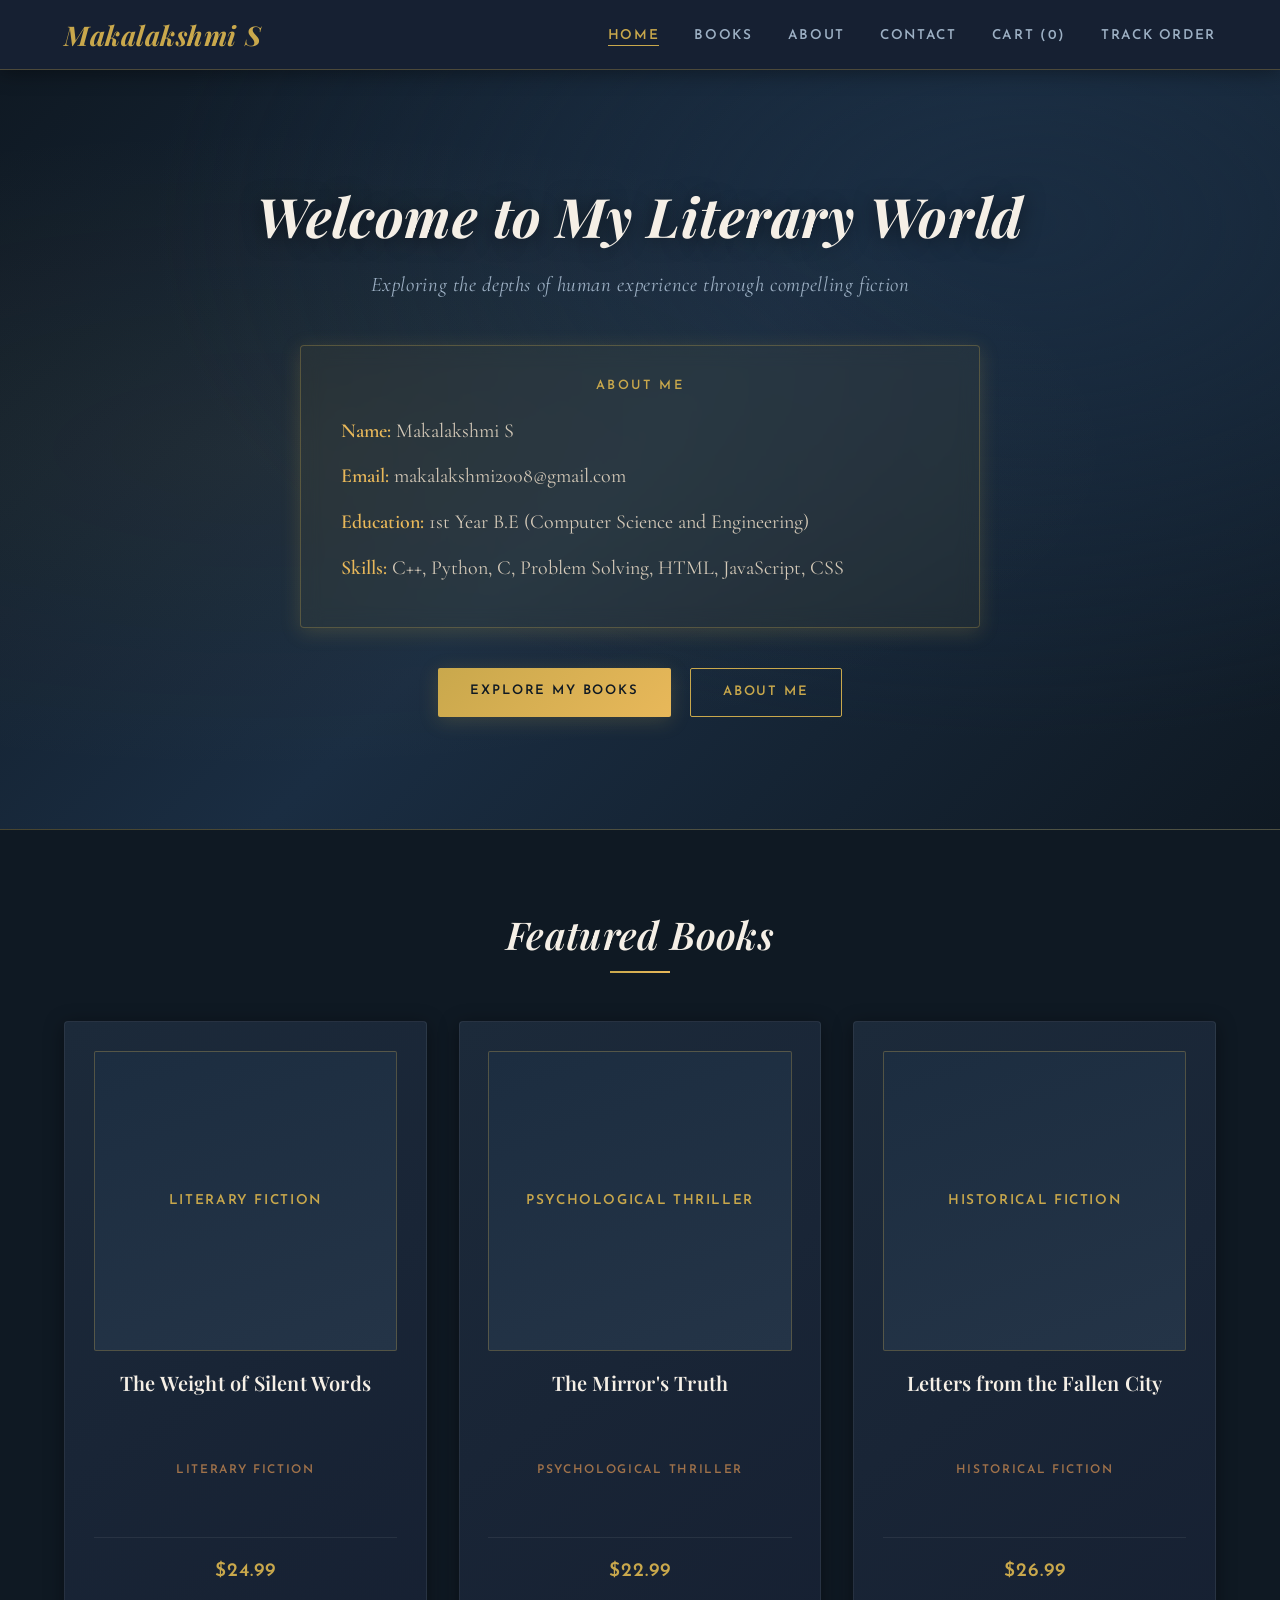
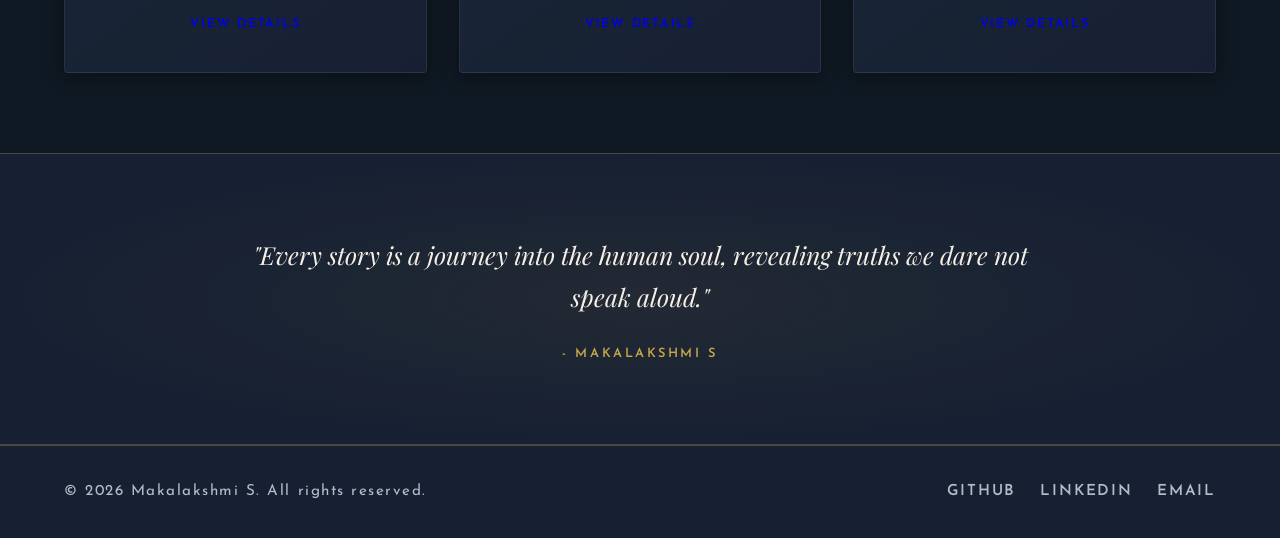
<file: index.html>
<!DOCTYPE html>
<html lang="en">
<head>
    <meta charset="UTF-8">
    <meta name="viewport" content="width=device-width, initial-scale=1.0">
    <title>Makalakshmi S - Author Portfolio</title>
    <link rel="stylesheet" href="css/style.css">
</head>
<body>
    <header>
        <nav class="navbar">
            <div class="container">
                <div class="logo">
                    <h1>Makalakshmi S</h1>
                </div>
                <ul class="nav-menu">
                    <li><a href="index.html" class="active">Home</a></li>
                    <li><a href="books.html">Books</a></li>
                    <li><a href="about.html">About</a></li>
                    <li><a href="contact.html">Contact</a></li>
                    <li><a href="cart.html">Cart <span id="cart-count">(0)</span></a></li>
                    <li><a href="track-order.html">Track Order</a></li>
                </ul>
            </div>
        </nav>
    </header>

    <main>
        <section class="hero">
            <div class="container">
                <div class="hero-content">
                    <h2>Welcome to My Literary World</h2>
                    <p class="hero-subtitle">Exploring the depths of human experience through compelling fiction</p>
                    
                    <div class="author-bio-short">
                        <h3>About Me</h3>
                        <p><strong>Name:</strong> Makalakshmi S</p>
                        <p><strong>Email:</strong> makalakshmi2008@gmail.com</p>
                        <p><strong>Education:</strong> 1st Year B.E (Computer Science and Engineering)</p>
                        <p><strong>Skills:</strong> C++, Python, C, Problem Solving, HTML, JavaScript, CSS</p>
                    </div>
                    
                    <div class="hero-buttons">
                        <a href="books.html" class="btn btn-primary">Explore My Books</a>
                        <a href="about.html" class="btn btn-secondary">About Me</a>
                    </div>
                </div>
            </div>
        </section>

        <section class="featured-books">
            <div class="container">
                <h2 class="section-title">Featured Books</h2>
                <div class="books-grid">
                    <div class="book-card">
                        <div class="book-cover">
                            <div class="placeholder-cover">Literary Fiction</div>
                        </div>
                        <h3>The Weight of Silent Words</h3>
                        <p class="book-category">Literary Fiction</p>
                        <p class="book-price">$24.99</p>
                        <a href="books.html" class="btn btn-small">View Details</a>
                    </div>
                    <div class="book-card">
                        <div class="book-cover">
                            <div class="placeholder-cover">Psychological Thriller</div>
                        </div>
                        <h3>The Mirror's Truth</h3>
                        <p class="book-category">Psychological Thriller</p>
                        <p class="book-price">$22.99</p>
                        <a href="books.html" class="btn btn-small">View Details</a>
                    </div>
                    <div class="book-card">
                        <div class="book-cover">
                            <div class="placeholder-cover">Historical Fiction</div>
                        </div>
                        <h3>Letters from the Fallen City</h3>
                        <p class="book-category">Historical Fiction</p>
                        <p class="book-price">$26.99</p>
                        <a href="books.html" class="btn btn-small">View Details</a>
                    </div>
                </div>
            </div>
        </section>

        <section class="author-quote">
            <div class="container">
                <blockquote>
                    "Every story is a journey into the human soul, revealing truths we dare not speak aloud."
                    <cite>- Makalakshmi S</cite>
                </blockquote>
            </div>
        </section>
    </main>

    <footer>
        <div class="container">
            <p>&copy; 2026 Makalakshmi S. All rights reserved.</p>
            <div class="social-links">
                <a href="https://github.com/25104012-maka" target="_blank">GitHub</a>
                <a href="https://www.linkedin.com/in/makalakshmi-s-50bb81367" target="_blank">LinkedIn</a>
                <a href="mailto:makalakshmi2008@gmail.com">Email</a>
            </div>
        </div>
    </footer>

    <script src="js/script.js"></script>
</body>
</html>
</file>
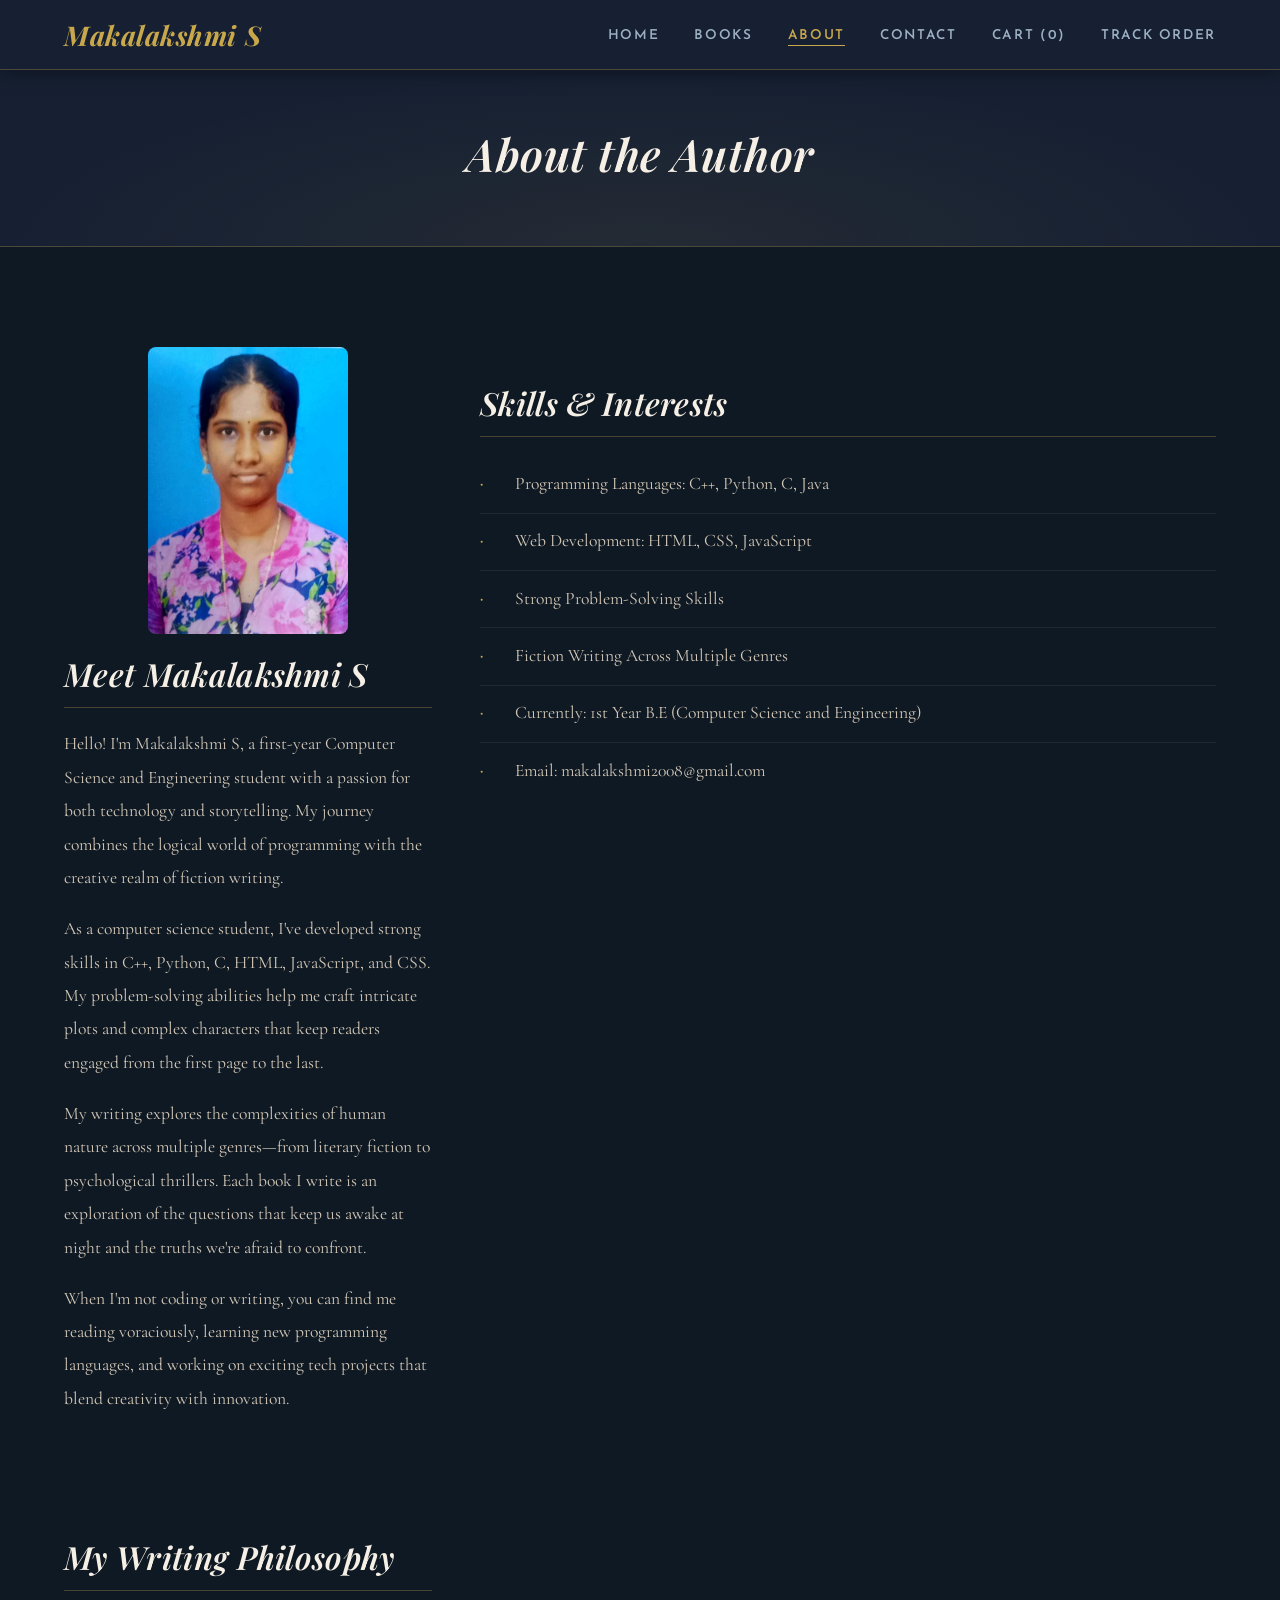
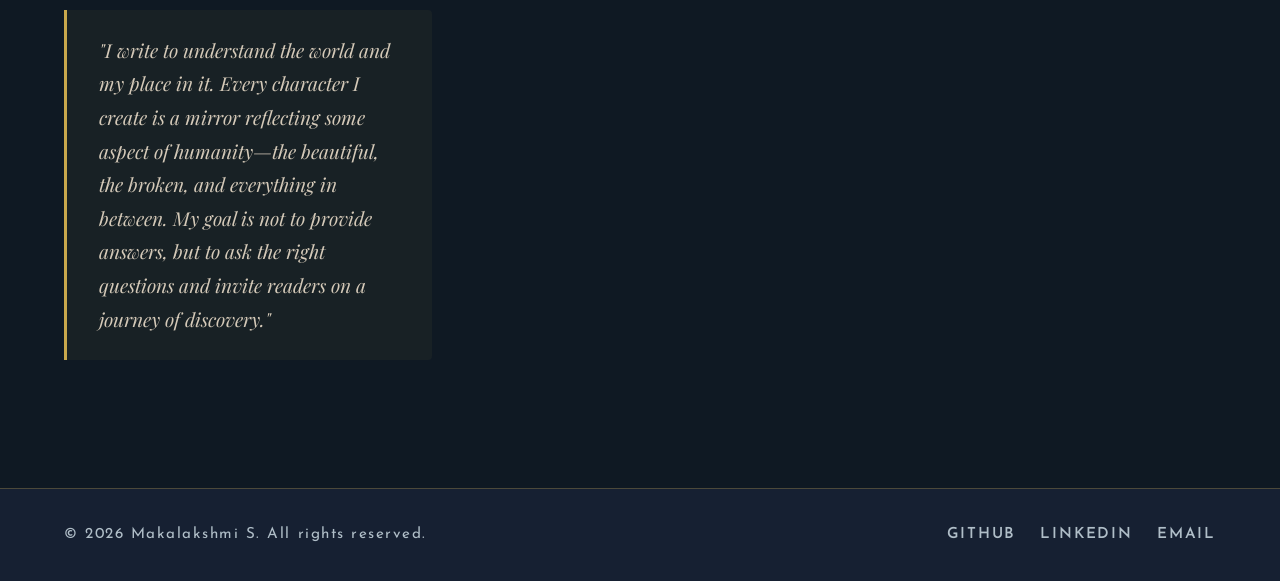
<file: about.html>
<!DOCTYPE html>
<html lang="en">
<head>
    <meta charset="UTF-8">
    <meta name="viewport" content="width=device-width, initial-scale=1.0">
    <title>About - Makalakshmi S</title>
    <link rel="stylesheet" href="css/style.css">
</head>
<body>
    <header>
        <nav class="navbar">
            <div class="container">
                <div class="logo">
                    <h1>Makalakshmi S</h1>
                </div>
                <ul class="nav-menu">
                    <li><a href="index.html">Home</a></li>
                    <li><a href="books.html">Books</a></li>
                    <li><a href="about.html" class="active">About</a></li>
                    <li><a href="contact.html">Contact</a></li>
                    <li><a href="cart.html">Cart <span id="cart-count">(0)</span></a></li>
                    <li><a href="track-order.html">Track Order</a></li>
                </ul>
            </div>
        </nav>
    </header>

    <main>
        <section class="page-header">
            <div class="container">
                <h1>About the Author</h1>
            </div>
        </section>

        <section class="about-content">
            <div class="container">
                <div class="about-grid">
                    <div class="author-image">
                        <img src="images/Screenshot 2026-02-18 164239.png"
         alt="My Photo"
         style="display:block; margin:20px auto; width:200px; border-radius:8px;">
                        
                    <div class="author-bio">
                        <h2>Meet Makalakshmi S</h2>
                        <p>Hello! I'm Makalakshmi S, a first-year Computer Science and Engineering student with a passion for both technology and storytelling. My journey combines the logical world of programming with the creative realm of fiction writing.</p>
                        
                        <p>As a computer science student, I've developed strong skills in C++, Python, C, HTML, JavaScript, and CSS. My problem-solving abilities help me craft intricate plots and complex characters that keep readers engaged from the first page to the last.</p>
                        
                        <p>My writing explores the complexities of human nature across multiple genres—from literary fiction to psychological thrillers. Each book I write is an exploration of the questions that keep us awake at night and the truths we're afraid to confront.</p>
                        
                        <p>When I'm not coding or writing, you can find me reading voraciously, learning new programming languages, and working on exciting tech projects that blend creativity with innovation.</p>
                    </div>
                </div>

                <div class="achievements">
                    <h2>Skills & Interests</h2>
                    <ul class="achievement-list">
                        <li>Programming Languages: C++, Python, C, Java</li>
                        <li>Web Development: HTML, CSS, JavaScript</li>
                        <li>Strong Problem-Solving Skills</li>
                        <li>Fiction Writing Across Multiple Genres</li>
                        <li>Currently: 1st Year B.E (Computer Science and Engineering)</li>
                        <li>Email: makalakshmi2008@gmail.com</li>
                    </ul>
                </div>

                <div class="writing-philosophy">
                    <h2>My Writing Philosophy</h2>
                    <blockquote>
                        "I write to understand the world and my place in it. Every character I create is a mirror reflecting some aspect of humanity—the beautiful, the broken, and everything in between. My goal is not to provide answers, but to ask the right questions and invite readers on a journey of discovery."
                    </blockquote>
                </div>
            </div>
        </section>
    </main>

    <footer>
        <div class="container">
            <p>&copy; 2026 Makalakshmi S. All rights reserved.</p>
            <div class="social-links">
                <a href="https://github.com/25104012-maka" target="_blank">GitHub</a>
                <a href="https://www.linkedin.com/in/makalakshmi-s-50bb81367" target="_blank">LinkedIn</a>
                <a href="mailto:makalakshmi2008@gmail.com">Email</a>
            </div>
        </div>
    </footer>

    <script src="js/script.js"></script>
</body>
</html>
</file>
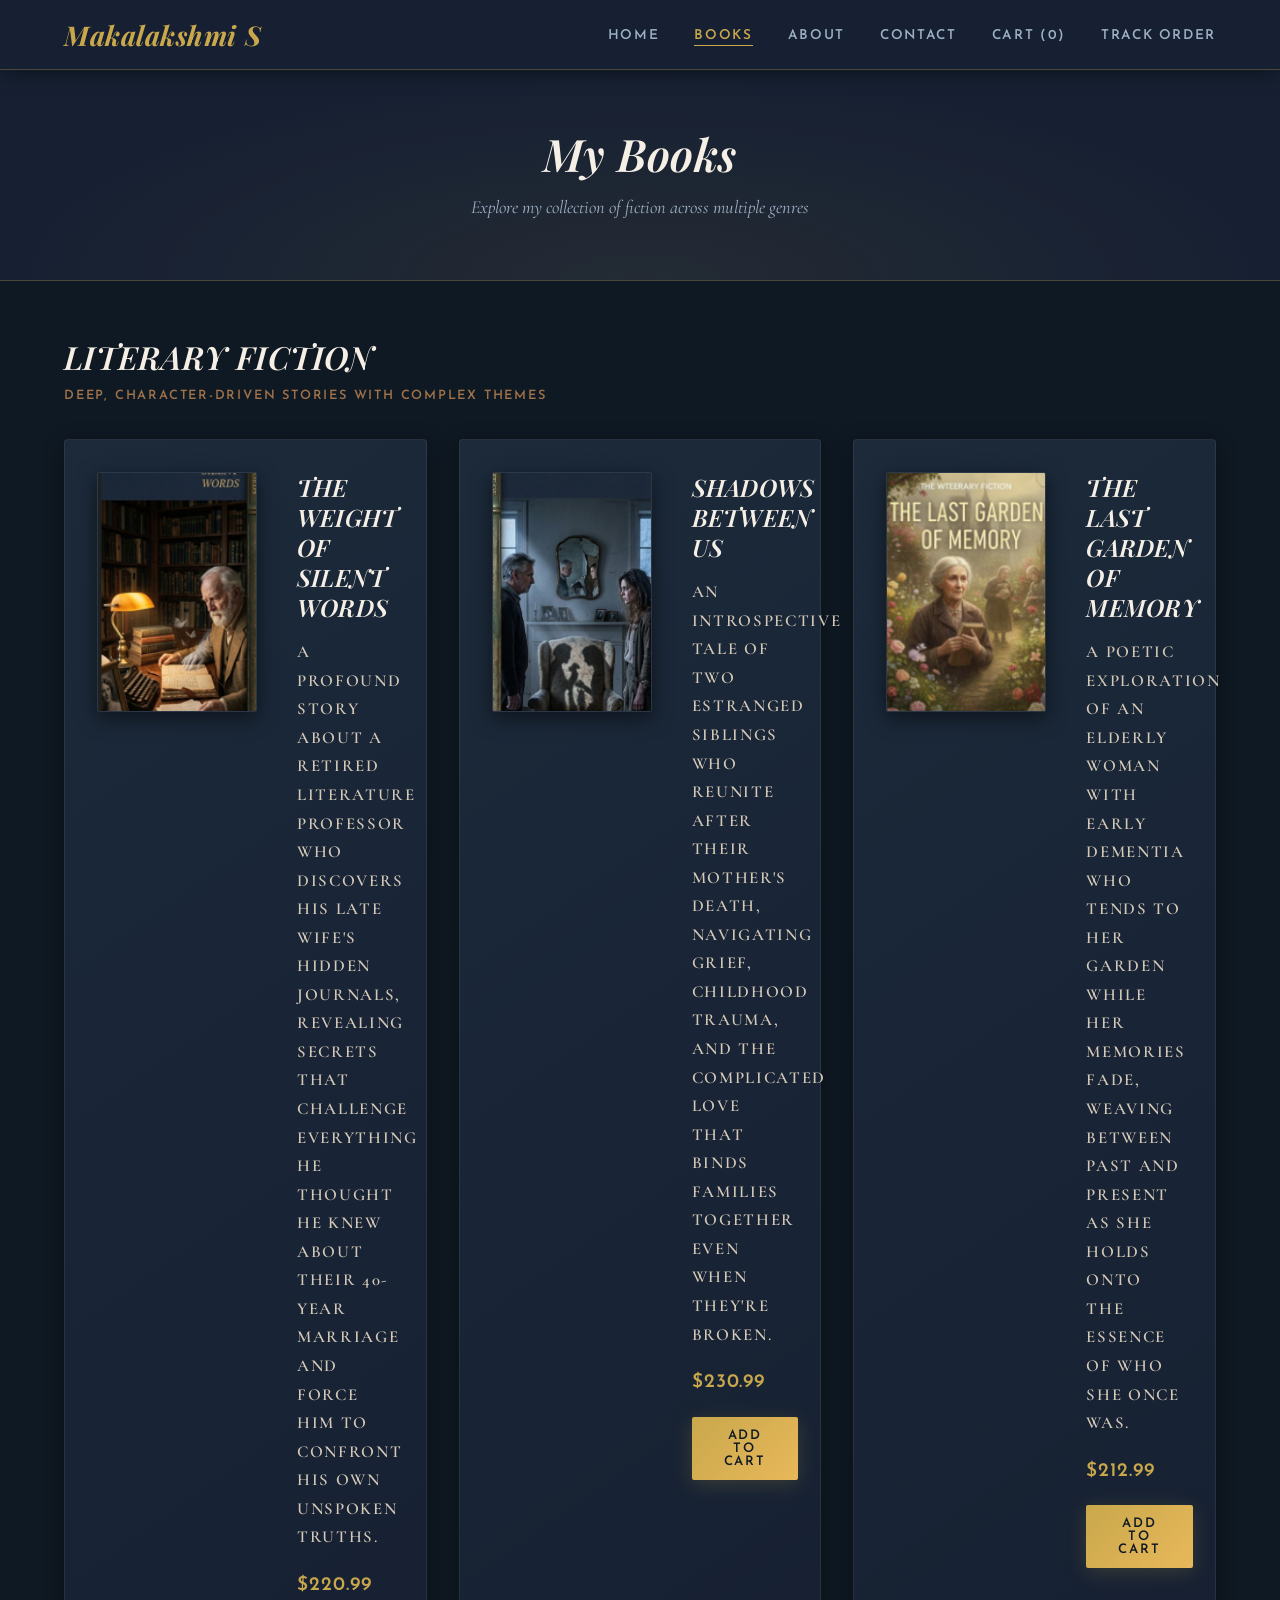
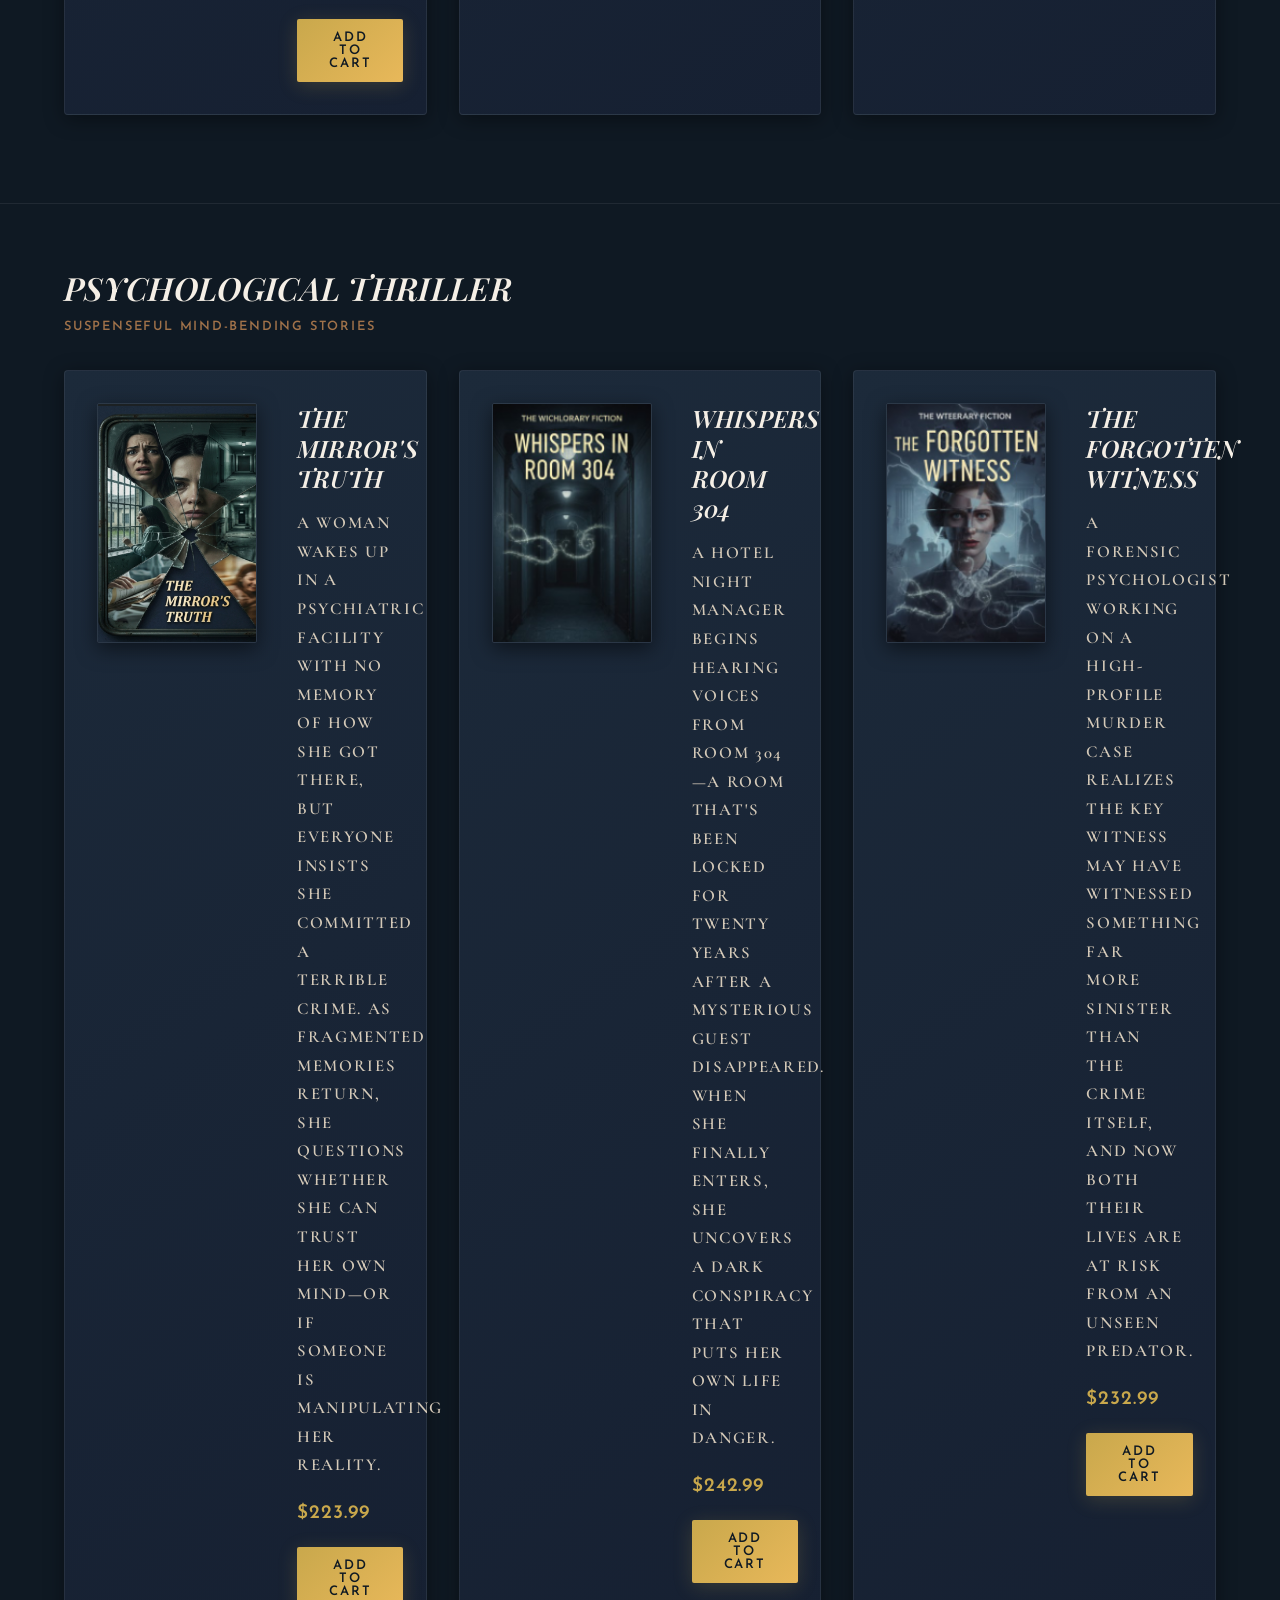
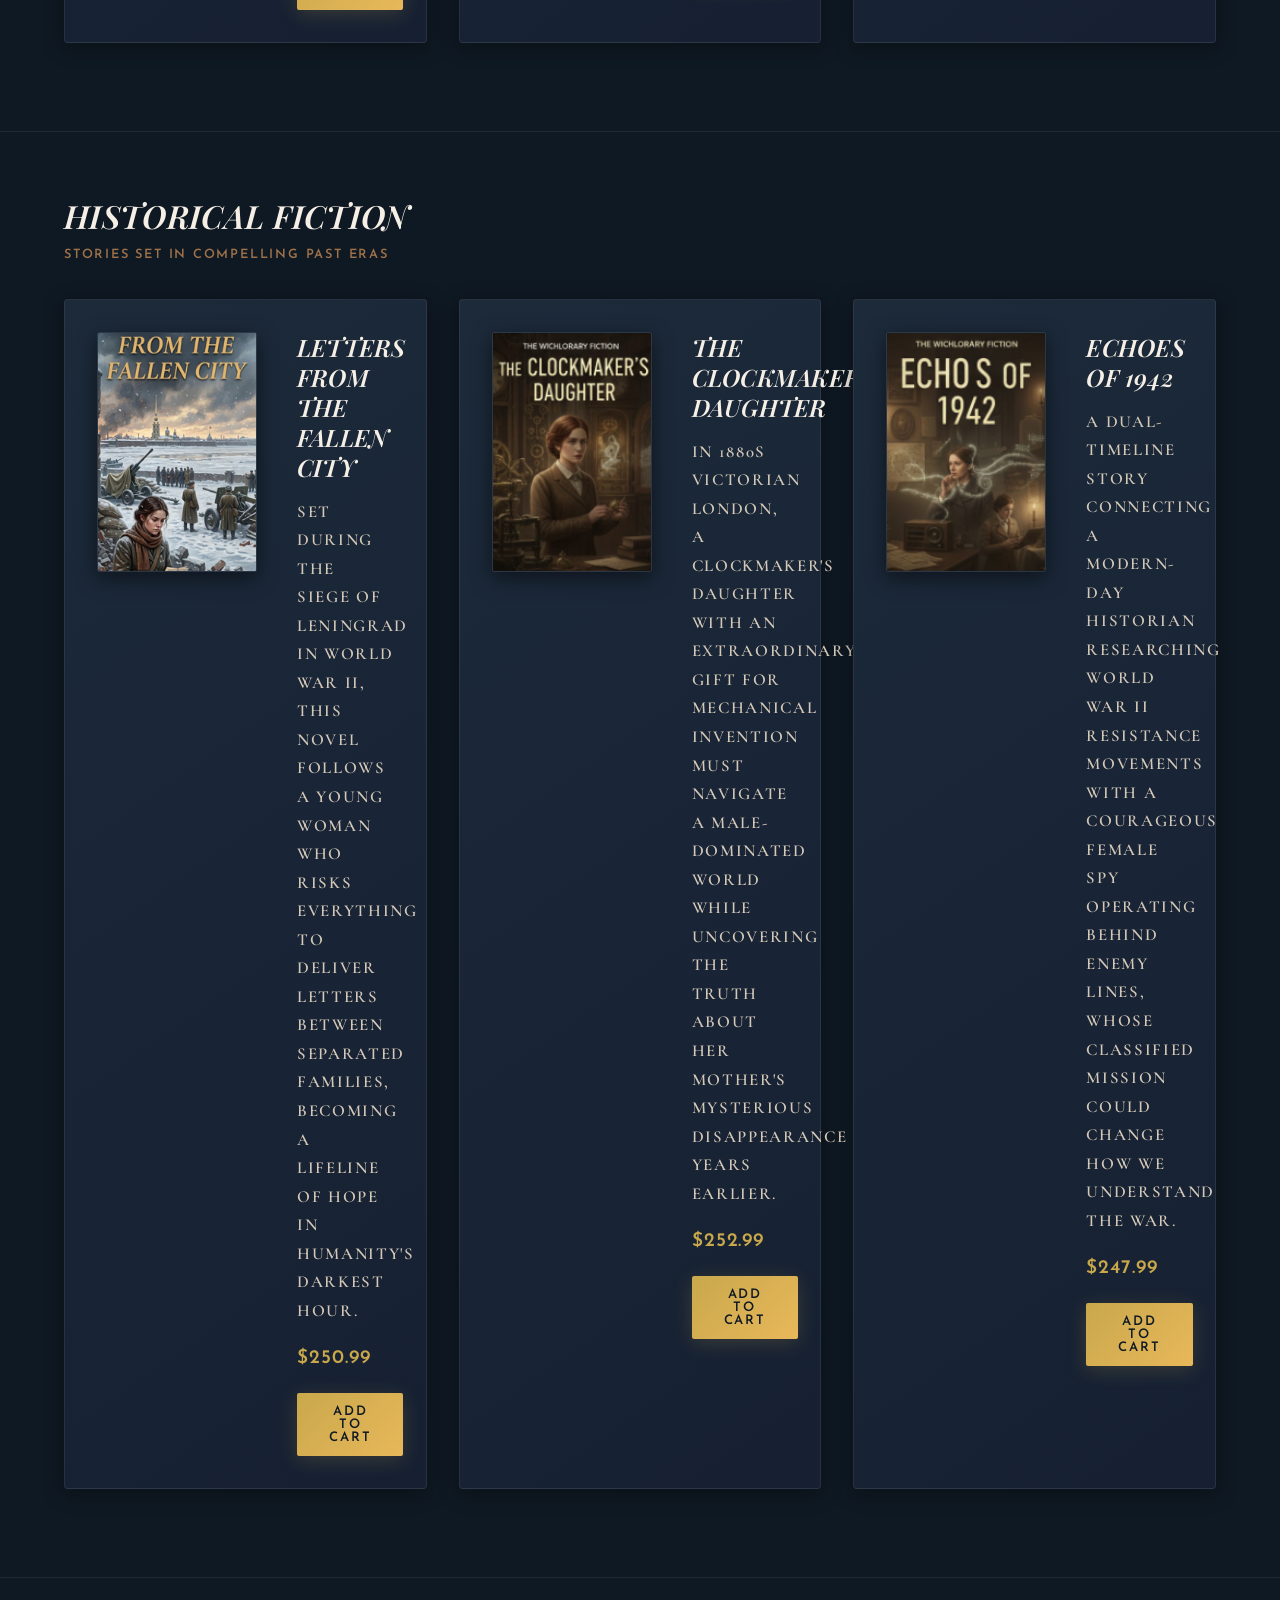
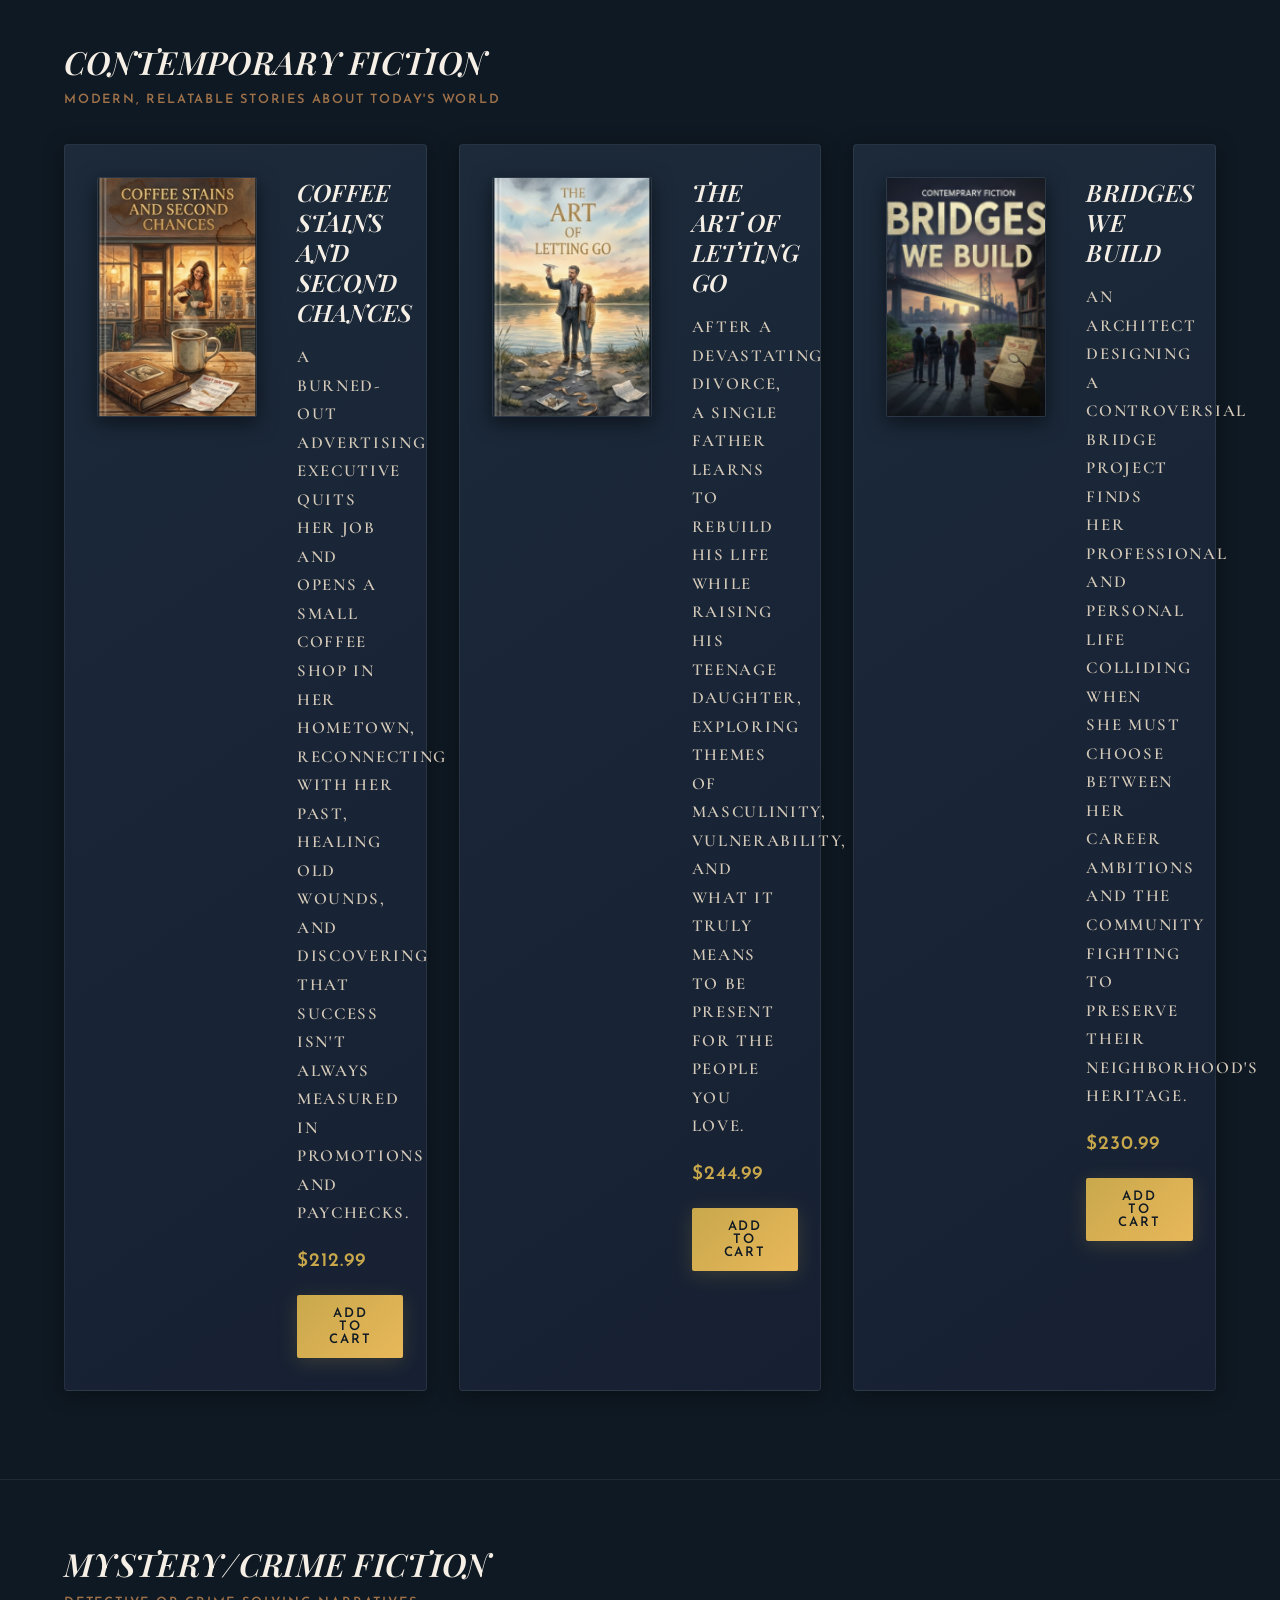
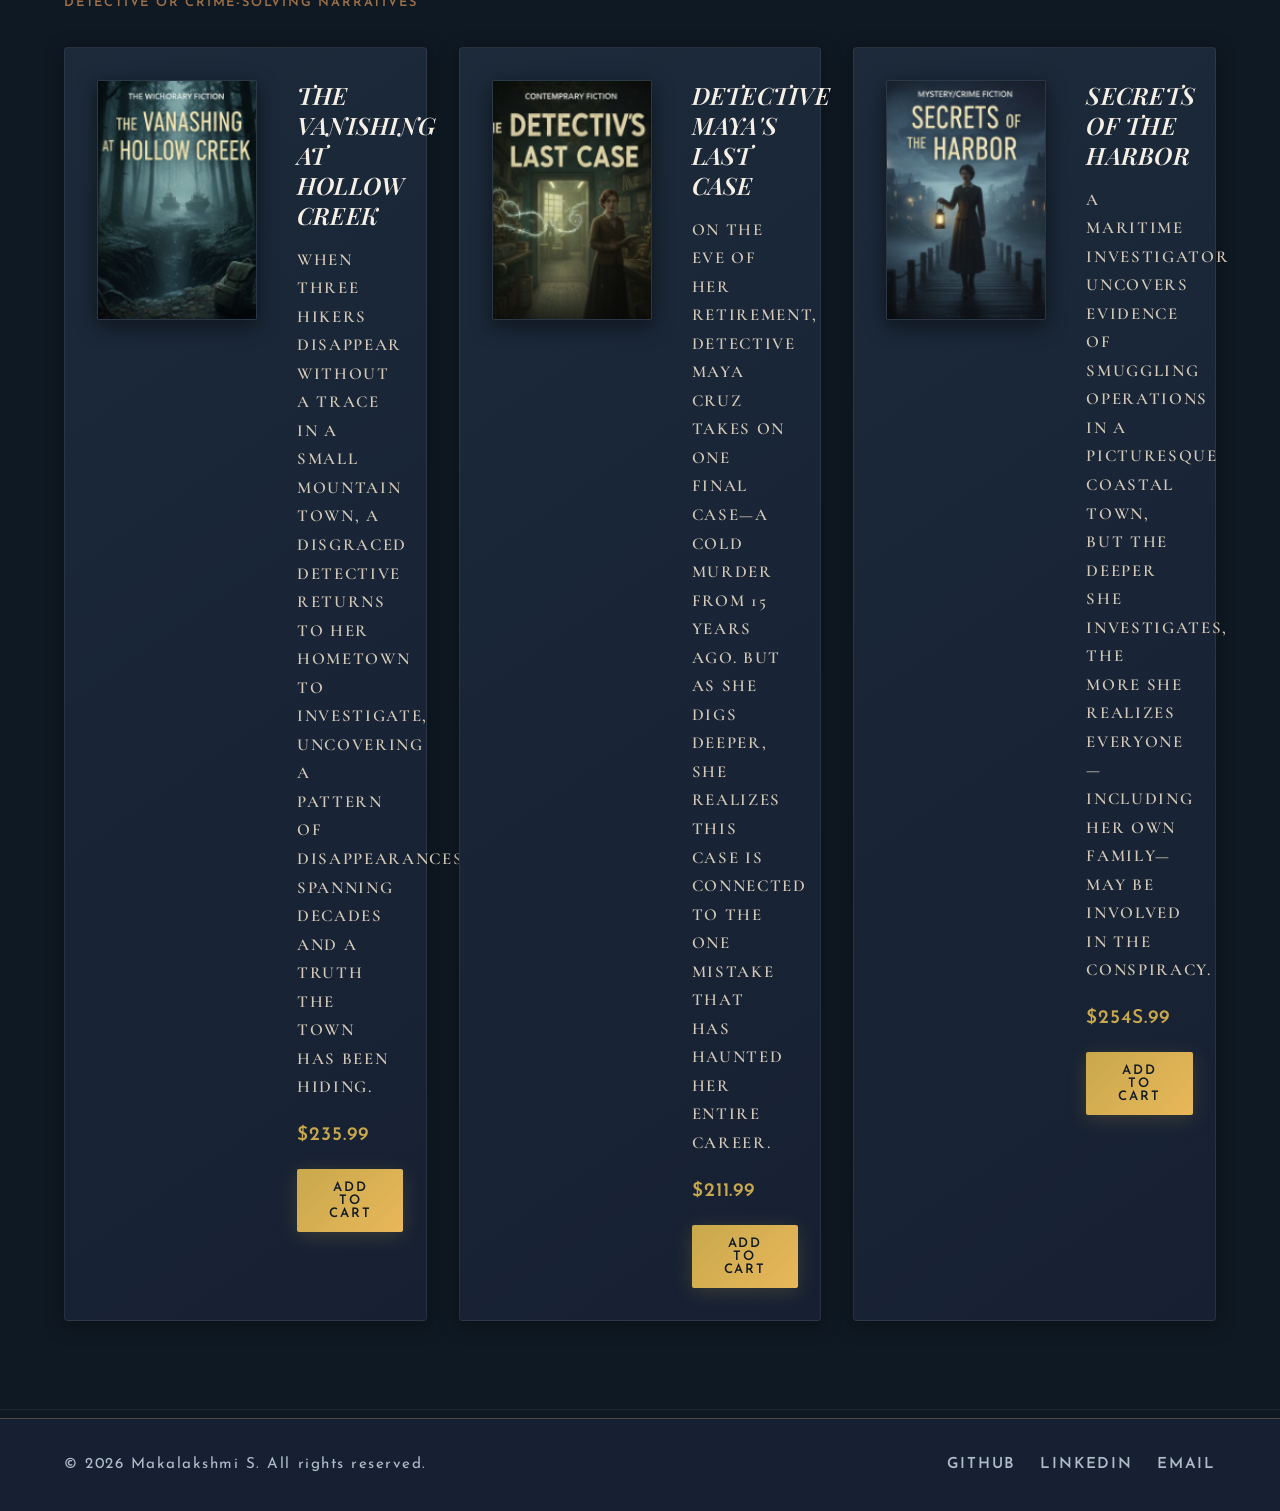
<file: books.html>
<!DOCTYPE html>
<html lang="en">
<head>
    <meta charset="UTF-8">
    <meta name="viewport" content="width=device-width, initial-scale=1.0">
    <title>My Books - Makalakshmi S</title>
    <link rel="stylesheet" href="css/style.css">
</head>
<body>
    <header>
        <nav class="navbar">
            <div class="container">
                <div class="logo">
                    <h1>Makalakshmi S</h1>
                </div>
                <ul class="nav-menu">
                    <li><a href="index.html">Home</a></li>
                    <li><a href="books.html" class="active">Books</a></li>
                    <li><a href="about.html">About</a></li>
                    <li><a href="contact.html">Contact</a></li>
                    <li><a href="cart.html">Cart <span id="cart-count">(0)</span></a></li>
                    <li><a href="track-order.html">Track Order</a></li>
                </ul>
            </div>
        </nav>
    </header>

    <main>
        <section class="page-header">
            <div class="container">
                <h1>My Books</h1>
                <p>Explore my collection of fiction across multiple genres</p>
            </div>
        </section>

        <!-- Literary Fiction Category -->
        <section class="book-category">
            <div class="container">
                <h2 class="category-title">Literary Fiction</h2>
                <p class="category-description">Deep, character-driven stories with complex themes</p>
                <div class="books-grid">
                    
                    <div class="book-card-detailed">
                        <div class="book-cover">
                            <img src="images/the-weight-of-silent-words.jpg" alt="The Weight of Silent Words">
                        </div>
                        <div class="book-info">
                            <h3>The Weight of Silent Words</h3>
                            <p class="book-description">A profound story about a retired literature professor who discovers his late wife's hidden journals, revealing secrets that challenge everything he thought he knew about their 40-year marriage and force him to confront his own unspoken truths.</p>
                            <p class="book-price">$220.99</p>
                            <button class="btn btn-primary add-to-cart" data-book="The Weight of Silent Words" data-price="24.99">Add to Cart</button>
                        </div>
                    </div>

                    <div class="book-card-detailed">
                        <div class="book-cover">
                            <img src="images/shadows-between-us.jpg" alt="Shadows Between Us">
                        </div>
                        <div class="book-info">
                            <h3>Shadows Between Us</h3>
                            <p class="book-description">An introspective tale of two estranged siblings who reunite after their mother's death, navigating grief, childhood trauma, and the complicated love that binds families together even when they're broken.</p>
                            <p class="book-price">$230.99</p>
                            <button class="btn btn-primary add-to-cart" data-book="Shadows Between Us" data-price="23.99">Add to Cart</button>
                        </div>
                    </div>

                    <div class="book-card-detailed">
                        <div class="book-cover">
                            <img src="images/the-last-garden-of-memory.jpg" alt="The Last Garden of Memory">
                        </div>
                        <div class="book-info">
                            <h3>The Last Garden of Memory</h3>
                            <p class="book-description">A poetic exploration of an elderly woman with early dementia who tends to her garden while her memories fade, weaving between past and present as she holds onto the essence of who she once was.</p>
                            <p class="book-price">$212.99</p>
                            <button class="btn btn-primary add-to-cart" data-book="The Last Garden of Memory" data-price="22.99">Add to Cart</button>
                        </div>
                    </div>
                </div>
            </div>
        </section>

        <!-- Psychological Thriller Category -->
        <section class="book-category">
            <div class="container">
                <h2 class="category-title">Psychological Thriller</h2>
                <p class="category-description">Suspenseful mind-bending stories</p>
                <div class="books-grid">
                    
                    <div class="book-card-detailed">
                        <div class="book-cover">
                            <img src="images/the-mirrors-truth.jpg" alt="The Mirror's Truth">
                        </div>
                        <div class="book-info">
                            <h3>The Mirror's Truth</h3>
                            <p class="book-description">A woman wakes up in a psychiatric facility with no memory of how she got there, but everyone insists she committed a terrible crime. As fragmented memories return, she questions whether she can trust her own mind—or if someone is manipulating her reality.</p>
                            <p class="book-price">$223.99</p>
                            <button class="btn btn-primary add-to-cart" data-book="The Mirror's Truth" data-price="22.99">Add to Cart</button>
                        </div>
                    </div>

                    <div class="book-card-detailed">
                        <div class="book-cover">
                            <img src="images/whispers-in-room-304.jpg" alt="Whispers in Room 304">
                        </div>
                        <div class="book-info">
                            <h3>Whispers in Room 304</h3>
                            <p class="book-description">A hotel night manager begins hearing voices from Room 304—a room that's been locked for twenty years after a mysterious guest disappeared. When she finally enters, she uncovers a dark conspiracy that puts her own life in danger.</p>
                            <p class="book-price">$242.99</p>
                            <button class="btn btn-primary add-to-cart" data-book="Whispers in Room 304" data-price="21.99">Add to Cart</button>
                        </div>
                    </div>

                    <div class="book-card-detailed">
                        <div class="book-cover">
                            <img src="images/the-forgotten-witness.jpg" alt="The Forgotten Witness">
                        </div>
                        <div class="book-info">
                            <h3>The Forgotten Witness</h3>
                            <p class="book-description">A forensic psychologist working on a high-profile murder case realizes the key witness may have witnessed something far more sinister than the crime itself, and now both their lives are at risk from an unseen predator.</p>
                            <p class="book-price">$232.99</p>
                            <button class="btn btn-primary add-to-cart" data-book="The Forgotten Witness" data-price="23.99">Add to Cart</button>
                        </div>
                    </div>
                </div>
            </div>
        </section>

        
        <section class="book-category">
            <div class="container">
                <h2 class="category-title">Historical Fiction</h2>
                <p class="category-description">Stories set in compelling past eras</p>
                <div class="books-grid">
                    
                    <div class="book-card-detailed">
                        <div class="book-cover">
                            <img src="images/letters-from-the-fallen-city.jpg" alt="Letters from the Fallen City">
                        </div>
                        <div class="book-info">
                            <h3>Letters from the Fallen City</h3>
                            <p class="book-description">Set during the siege of Leningrad in World War II, this novel follows a young woman who risks everything to deliver letters between separated families, becoming a lifeline of hope in humanity's darkest hour.</p>
                            <p class="book-price">$250.99</p>
                            <button class="btn btn-primary add-to-cart" data-book="Letters from the Fallen City" data-price="26.99">Add to Cart</button>
                        </div>
                    </div>

                    <div class="book-card-detailed">
                        <div class="book-cover">
                            <img src="images/the-clockmakers-daughter.jpg" alt="The Clockmaker's Daughter">
                        </div>
                        <div class="book-info">
                            <h3>The Clockmaker's Daughter</h3>
                            <p class="book-description">In 1880s Victorian London, a clockmaker's daughter with an extraordinary gift for mechanical invention must navigate a male-dominated world while uncovering the truth about her mother's mysterious disappearance years earlier.</p>
                            <p class="book-price">$252.99</p>
                            <button class="btn btn-primary add-to-cart" data-book="The Clockmaker's Daughter" data-price="25.99">Add to Cart</button>
                        </div>
                    </div>

                    <div class="book-card-detailed">
                        <div class="book-cover">
                            <img src="images/echoes-of-1942.jpg" alt="Echoes of 1942">
                        </div>
                        <div class="book-info">
                            <h3>Echoes of 1942</h3>
                            <p class="book-description">A dual-timeline story connecting a modern-day historian researching World War II resistance movements with a courageous female spy operating behind enemy lines, whose classified mission could change how we understand the war.</p>
                            <p class="book-price">$247.99</p>
                            <button class="btn btn-primary add-to-cart" data-book="Echoes of 1942" data-price="24.99">Add to Cart</button>
                        </div>
                    </div>
                </div>
            </div>
        </section>

        
        <section class="book-category">
            <div class="container">
                <h2 class="category-title">Contemporary Fiction</h2>
                <p class="category-description">Modern, relatable stories about today's world</p>
                <div class="books-grid">
                    
                    <div class="book-card-detailed">
                        <div class="book-cover">
                            <img src="images/coffee-stains-and-second-chances.jpg" alt="Coffee Stains and Second Chances">
                        </div>
                        <div class="book-info">
                            <h3>Coffee Stains and Second Chances</h3>
                            <p class="book-description">A burned-out advertising executive quits her job and opens a small coffee shop in her hometown, reconnecting with her past, healing old wounds, and discovering that success isn't always measured in promotions and paychecks.</p>
                            <p class="book-price">$212.99</p>
                            <button class="btn btn-primary add-to-cart" data-book="Coffee Stains and Second Chances" data-price="21.99">Add to Cart</button>
                        </div>
                    </div>

                    <div class="book-card-detailed">
                        <div class="book-cover">
                            <img src="images/the-art-of-letting-go.jpg" alt="The Art of Letting Go">
                        </div>
                        <div class="book-info">
                            <h3>The Art of Letting Go</h3>
                            <p class="book-description">After a devastating divorce, a single father learns to rebuild his life while raising his teenage daughter, exploring themes of masculinity, vulnerability, and what it truly means to be present for the people you love.</p>
                            <p class="book-price">$244.99</p>
                            <button class="btn btn-primary add-to-cart" data-book="The Art of Letting Go" data-price="22.99">Add to Cart</button>
                        </div>
                    </div>

                    <div class="book-card-detailed">
                        <div class="book-cover">
                            <img src="images/bridges-we-build.jpg" alt="Bridges We Build">
                        </div>
                        <div class="book-info">
                            <h3>Bridges We Build</h3>
                            <p class="book-description">An architect designing a controversial bridge project finds her professional and personal life colliding when she must choose between her career ambitions and the community fighting to preserve their neighborhood's heritage.</p>
                            <p class="book-price">$230.99</p>
                            <button class="btn btn-primary add-to-cart" data-book="Bridges We Build" data-price="23.99">Add to Cart</button>
                        </div>
                    </div>
                </div>
            </div>
        </section>

        
        <section class="book-category">
            <div class="container">
                <h2 class="category-title">Mystery/Crime Fiction</h2>
                <p class="category-description">Detective or crime-solving narratives</p>
                <div class="books-grid">
                    
                    <div class="book-card-detailed">
                        <div class="book-cover">
                            <img src="images/the-vanishing-at-hollow-creek.jpg" alt="The Vanishing at Hollow Creek">
                        </div>
                        <div class="book-info">
                            <h3>The Vanishing at Hollow Creek</h3>
                            <p class="book-description">When three hikers disappear without a trace in a small mountain town, a disgraced detective returns to her hometown to investigate, uncovering a pattern of disappearances spanning decades and a truth the town has been hiding.</p>
                            <p class="book-price">$235.99</p>
                            <button class="btn btn-primary add-to-cart" data-book="The Vanishing at Hollow Creek" data-price="22.99">Add to Cart</button>
                        </div>
                    </div>

                    <div class="book-card-detailed">
                        <div class="book-cover">
                            <img src="images/detective-mayas-last-case.jpg" alt="Detective Maya's Last Case">
                        </div>
                        <div class="book-info">
                            <h3>Detective Maya's Last Case</h3>
                            <p class="book-description">On the eve of her retirement, Detective Maya Cruz takes on one final case—a cold murder from 15 years ago. But as she digs deeper, she realizes this case is connected to the one mistake that has haunted her entire career.</p>
                            <p class="book-price">$211.99</p>
                            <button class="btn btn-primary add-to-cart" data-book="Detective Maya's Last Case" data-price="21.99">Add to Cart</button>
                        </div>
                    </div>

                    <div class="book-card-detailed">
                        <div class="book-cover">
                            <img src="images/secrets-of-the-harbor.jpg" alt="Secrets of the Harbor">
                        </div>
                        <div class="book-info">
                            <h3>Secrets of the Harbor</h3>
                            <p class="book-description">A maritime investigator uncovers evidence of smuggling operations in a picturesque coastal town, but the deeper she investigates, the more she realizes everyone—including her own family—may be involved in the conspiracy.</p>
                            <p class="book-price">$254s.99</p>
                            <button class="btn btn-primary add-to-cart" data-book="Secrets of the Harbor" data-price="23.99">Add to Cart</button>
                        </div>
                    </div>
                </div>
            </div>
        </section>
    </main>

    <footer>
        <div class="container">
            <p>&copy; 2026 Makalakshmi S. All rights reserved.</p>
            <div class="social-links">
                <a href="https://github.com/25104012-maka" target="_blank">GitHub</a>
                <a href="https://www.linkedin.com/in/makalakshmi-s-50bb81367" target="_blank">LinkedIn</a>
                <a href="mailto:makalakshmi2008@gmail.com">Email</a>
            </div>
        </div>
    </footer>

    <script src="js/script.js"></script>
</body>
</html>
</file>
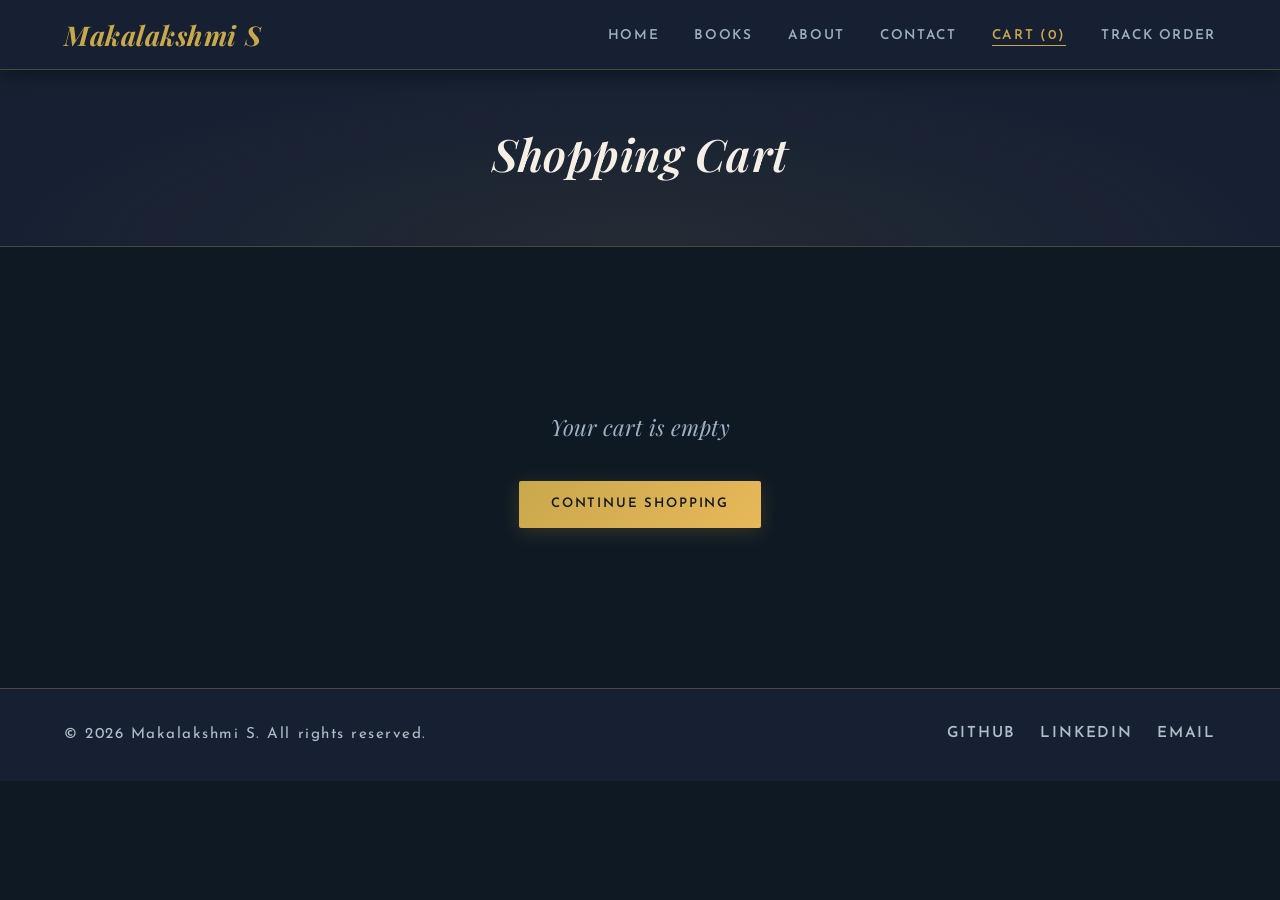
<file: cart.html>
<!DOCTYPE html>
<html lang="en">
<head>
    <meta charset="UTF-8">
    <meta name="viewport" content="width=device-width, initial-scale=1.0">
    <title>Shopping Cart - Makalakshmi S</title>
    <link rel="stylesheet" href="css/style.css">
</head>
<body>
    <header>
        <nav class="navbar">
            <div class="container">
                <div class="logo">
                    <h1>Makalakshmi S</h1>
                </div>
                <ul class="nav-menu">
                    <li><a href="index.html">Home</a></li>
                    <li><a href="books.html">Books</a></li>
                    <li><a href="about.html">About</a></li>
                    <li><a href="contact.html">Contact</a></li>
                    <li><a href="cart.html" class="active">Cart <span id="cart-count">(0)</span></a></li>
                    <li><a href="track-order.html">Track Order</a></li>
                </ul>
            </div>
        </nav>
    </header>

    <main>
        <section class="page-header">
            <div class="container">
                <h1>Shopping Cart</h1>
            </div>
        </section>

        <section class="cart-section">
            <div class="container">
                <div id="cart-empty" class="cart-empty">
                    <p>Your cart is empty</p>
                    <a href="books.html" class="btn btn-primary">Continue Shopping</a>
                </div>

                <div id="cart-content" class="cart-content" style="display: none;">
                    <div class="cart-items">
                        <h2>Cart Items</h2>
                        <div id="cart-items-list"></div>
                    </div>

                    <div class="cart-summary">
                        <h2>Order Summary</h2>
                        <div class="summary-row">
                            <span>Subtotal:</span>
                            <span id="cart-subtotal">$0.00</span>
                        </div>
                        <div class="summary-row">
                            <span>Shipping:</span>
                            <span id="cart-shipping">$5.99</span>
                        </div>
                        <div class="summary-row">
                            <span>Tax (10%):</span>
                            <span id="cart-tax">$0.00</span>
                        </div>
                        <div class="summary-row total">
                            <span><strong>Total:</strong></span>
                            <span id="cart-total"><strong>$0.00</strong></span>
                        </div>
                        <button id="checkout-btn" class="btn btn-primary btn-block">Proceed to Checkout</button>
                        <a href="books.html" class="btn btn-secondary btn-block">Continue Shopping</a>
                    </div>
                </div>

                
                <div id="checkout-form" class="checkout-form" style="display: none;">
                    <h2>Checkout Information</h2>
                    <form id="order-form">
                        <div class="form-section">
                            <h3>Shipping Information</h3>
                            <div class="form-group">
                                <label for="fullname">Full Name *</label>
                                <input type="text" id="fullname" name="fullname" required>
                            </div>
                            <div class="form-group">
                                <label for="email-checkout">Email *</label>
                                <input type="email" id="email-checkout" name="email" required>
                            </div>
                            <div class="form-group">
                                <label for="address">Address *</label>
                                <input type="text" id="address" name="address" required>
                            </div>
                            <div class="form-row">
                                <div class="form-group">
                                    <label for="city">City *</label>
                                    <input type="text" id="city" name="city" required>
                                </div>
                                <div class="form-group">
                                    <label for="zip">ZIP Code *</label>
                                    <input type="text" id="zip" name="zip" required>
                                </div>
                            </div>
                            <div class="form-group">
                                <label for="country">Country *</label>
                                <input type="text" id="country" name="country" required>
                            </div>
                        </div>

                        <div class="form-section">
                            <h3>Payment Information</h3>
                            <div class="form-group">
                                <label for="cardname">Name on Card *</label>
                                <input type="text" id="cardname" name="cardname" required>
                            </div>
                            <div class="form-group">
                                <label for="cardnumber">Card Number *</label>
                                <input type="text" id="cardnumber" name="cardnumber" placeholder="1234 5678 9012 3456" required>
                            </div>
                            <div class="form-row">
                                <div class="form-group">
                                    <label for="expiry">Expiry Date *</label>
                                    <input type="text" id="expiry" name="expiry" placeholder="MM/YY" required>
                                </div>
                                <div class="form-group">
                                    <label for="cvv">CVV *</label>
                                    <input type="text" id="cvv" name="cvv" placeholder="123" required>
                                </div>
                            </div>
                        </div>

                        <div class="checkout-summary">
                            <h3>Order Total: <span id="checkout-total">$0.00</span></h3>
                        </div>

                        <button type="submit" class="btn btn-primary btn-block">Place Order</button>
                        <button type="button" id="back-to-cart" class="btn btn-secondary btn-block">Back to Cart</button>
                    </form>
                </div>
            </div>
        </section>
    </main>

    <footer>
        <div class="container">
            <p>&copy; 2026 Makalakshmi S. All rights reserved.</p>
            <div class="social-links">
                <a href="https://github.com/25104012-maka" target="_blank">GitHub</a>
                <a href="https://www.linkedin.com/in/makalakshmi-s-50bb81367" target="_blank">LinkedIn</a>
                <a href="mailto:makalakshmi2008@gmail.com">Email</a>
            </div>
        </div>
    </footer>

    <script src="js/script.js"></script>
</body>
</html>
</file>
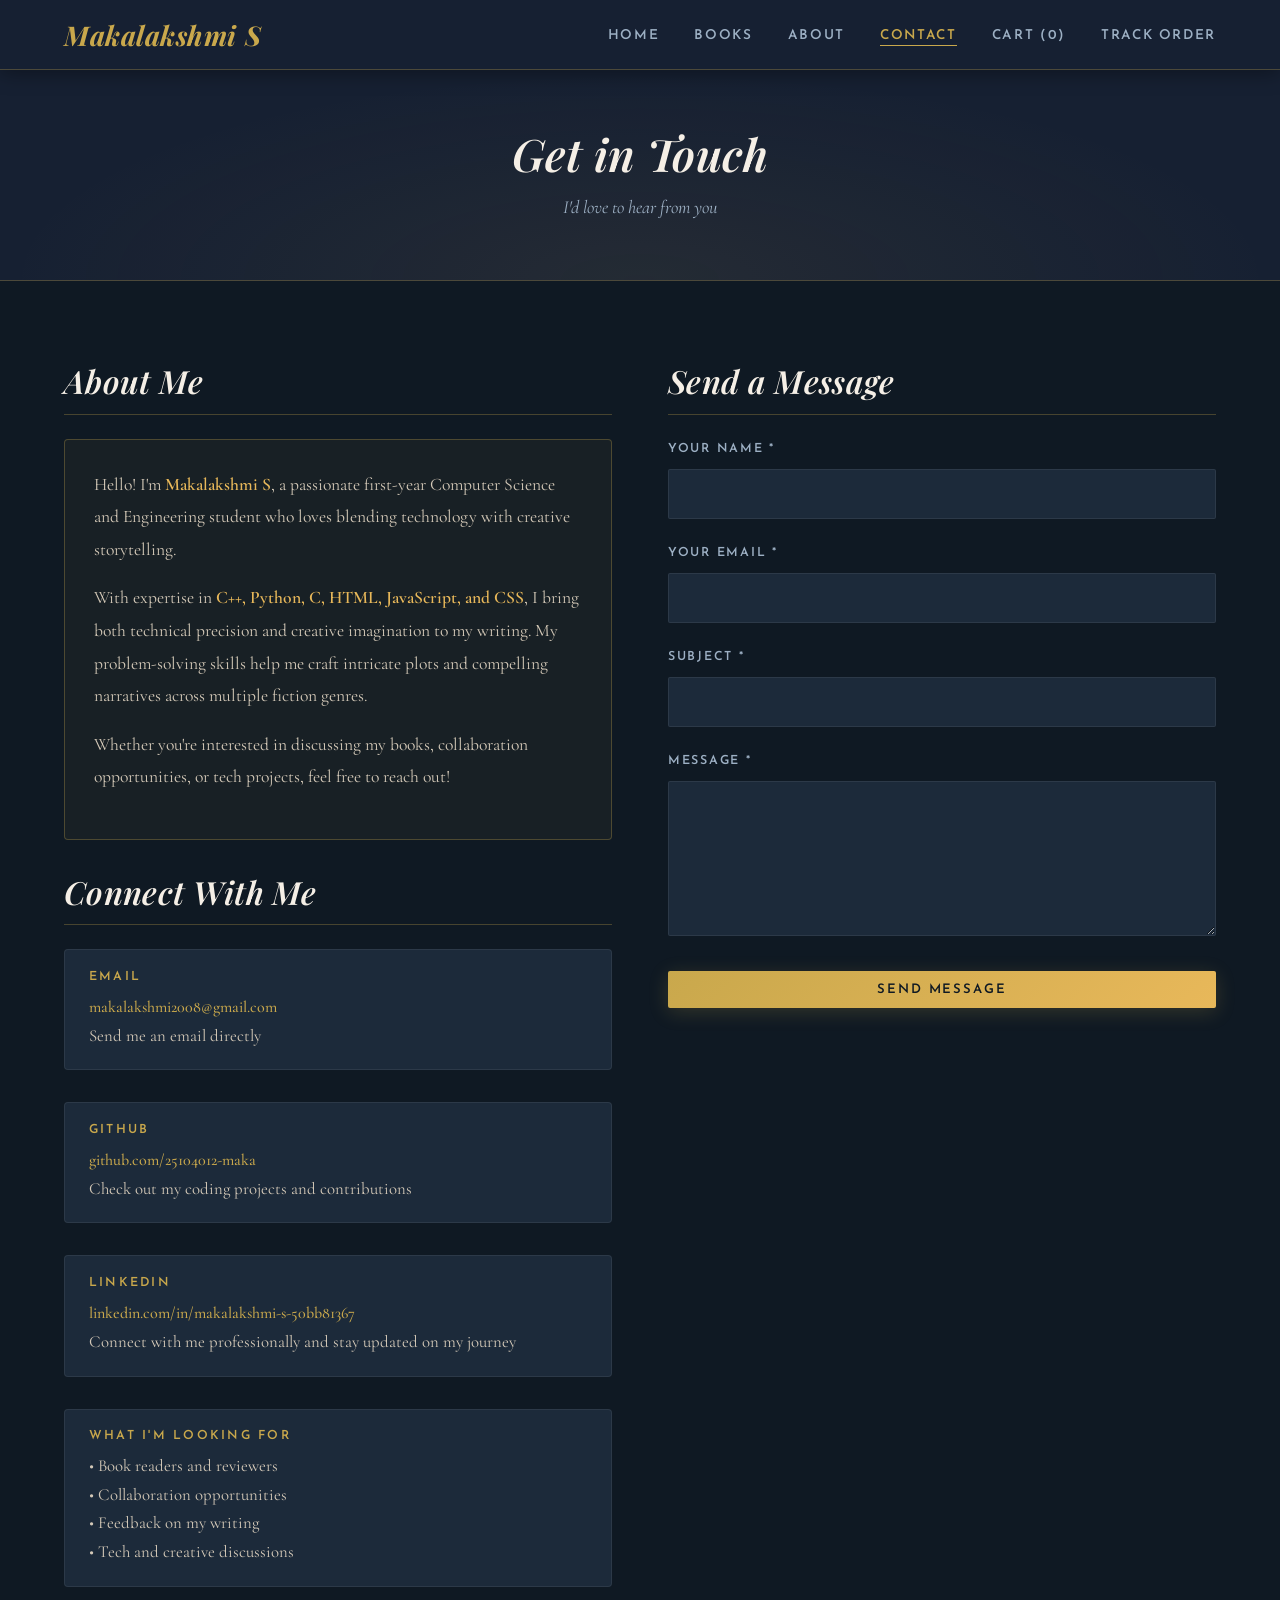
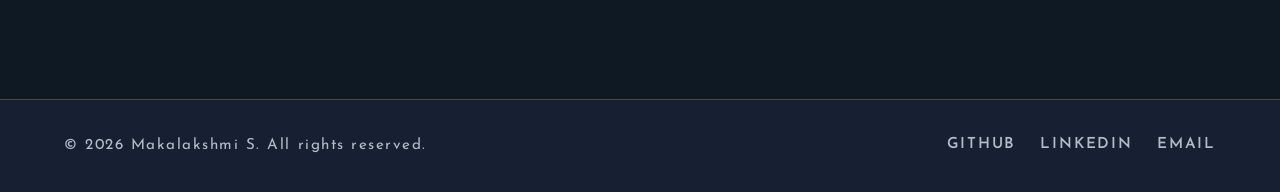
<file: contact.html>
<!DOCTYPE html>
<html lang="en">
<head>
    <meta charset="UTF-8">
    <meta name="viewport" content="width=device-width, initial-scale=1.0">
    <title>Contact - Makalakshmi S</title>
    <link rel="stylesheet" href="css/style.css">
</head>
<body>
    <header>
        <nav class="navbar">
            <div class="container">
                <div class="logo">
                    <h1>Makalakshmi S</h1>
                </div>
                <ul class="nav-menu">
                    <li><a href="index.html">Home</a></li>
                    <li><a href="books.html">Books</a></li>
                    <li><a href="about.html">About</a></li>
                    <li><a href="contact.html" class="active">Contact</a></li>
                    <li><a href="cart.html">Cart <span id="cart-count">(0)</span></a></li>
                    <li><a href="track-order.html">Track Order</a></li>
                </ul>
            </div>
        </nav>
    </header>

    <main>
        <section class="page-header">
            <div class="container">
                <h1>Get in Touch</h1>
                <p>I'd love to hear from you</p>
            </div>
        </section>

        <section class="contact-section">
            <div class="container">
                <div class="contact-grid">
                    <div class="contact-info">
                        <h2>About Me</h2>
                        
                        <div class="author-bio-contact">
                            <p>Hello! I'm <strong>Makalakshmi S</strong>, a passionate first-year Computer Science and Engineering student who loves blending technology with creative storytelling.</p>
                            
                            <p>With expertise in <strong>C++, Python, C, HTML, JavaScript, and CSS</strong>, I bring both technical precision and creative imagination to my writing. My problem-solving skills help me craft intricate plots and compelling narratives across multiple fiction genres.</p>
                            
                            <p>Whether you're interested in discussing my books, collaboration opportunities, or tech projects, feel free to reach out!</p>
                        </div>

                        <h2 style="margin-top: 2rem;">Connect With Me</h2>
                        
                        <div class="info-item">
                            <h3>Email</h3>
                            <p>
                                <a href="mailto:makalakshmi2008@gmail.com" class="contact-link">
                                    makalakshmi2008@gmail.com
                                </a>
                            </p>
                            <p>Send me an email directly</p>
                        </div>
                        
                        <div class="info-item">
                            <h3>GitHub</h3>
                            <p>
                                <a href="https://github.com/25104012-maka" target="_blank" class="contact-link">
                                    github.com/25104012-maka
                                </a>
                            </p>
                            <p>Check out my coding projects and contributions</p>
                        </div>
                        
                        <div class="info-item">
                            <h3>LinkedIn</h3>
                            <p>
                                <a href="https://www.linkedin.com/in/makalakshmi-s-50bb81367" target="_blank" class="contact-link">
                                    linkedin.com/in/makalakshmi-s-50bb81367
                                </a>
                            </p>
                            <p>Connect with me professionally and stay updated on my journey</p>
                        </div>
                        
                        <div class="info-item">
                            <h3>What I'm Looking For</h3>
                            <p>
                                • Book readers and reviewers<br>
                                • Collaboration opportunities<br>
                                • Feedback on my writing<br>
                                • Tech and creative discussions
                            </p>
                        </div>
                    </div>

                    <div class="contact-form-container">
                        <h2>Send a Message</h2>
                        <form id="contact-form" class="contact-form">
                            <div class="form-group">
                                <label for="name">Your Name *</label>
                                <input type="text" id="name" name="name" required>
                            </div>
                            <div class="form-group">
                                <label for="email">Your Email *</label>
                                <input type="email" id="email" name="email" required>
                            </div>
                            <div class="form-group">
                                <label for="subject">Subject *</label>
                                <input type="text" id="subject" name="subject" required>
                            </div>
                            <div class="form-group">
                                <label for="message">Message *</label>
                                <textarea id="message" name="message" rows="6" required></textarea>
                            </div>
                            <button type="submit" class="btn btn-primary">Send Message</button>
                        </form>
                        <div id="form-message" class="form-message"></div>
                    </div>
                </div>
            </div>
        </section>
    </main>

    <footer>
        <div class="container">
            <p>&copy; 2026 Makalakshmi S. All rights reserved.</p>
            <div class="social-links">
                <a href="https://github.com/25104012-maka" target="_blank">GitHub</a>
                <a href="https://www.linkedin.com/in/makalakshmi-s-50bb81367" target="_blank">LinkedIn</a>
                <a href="mailto:makalakshmi2008@gmail.com">Email</a>
            </div>
        </div>
    </footer>

    <script src="js/script.js"></script>
</body>
</html>
</file>
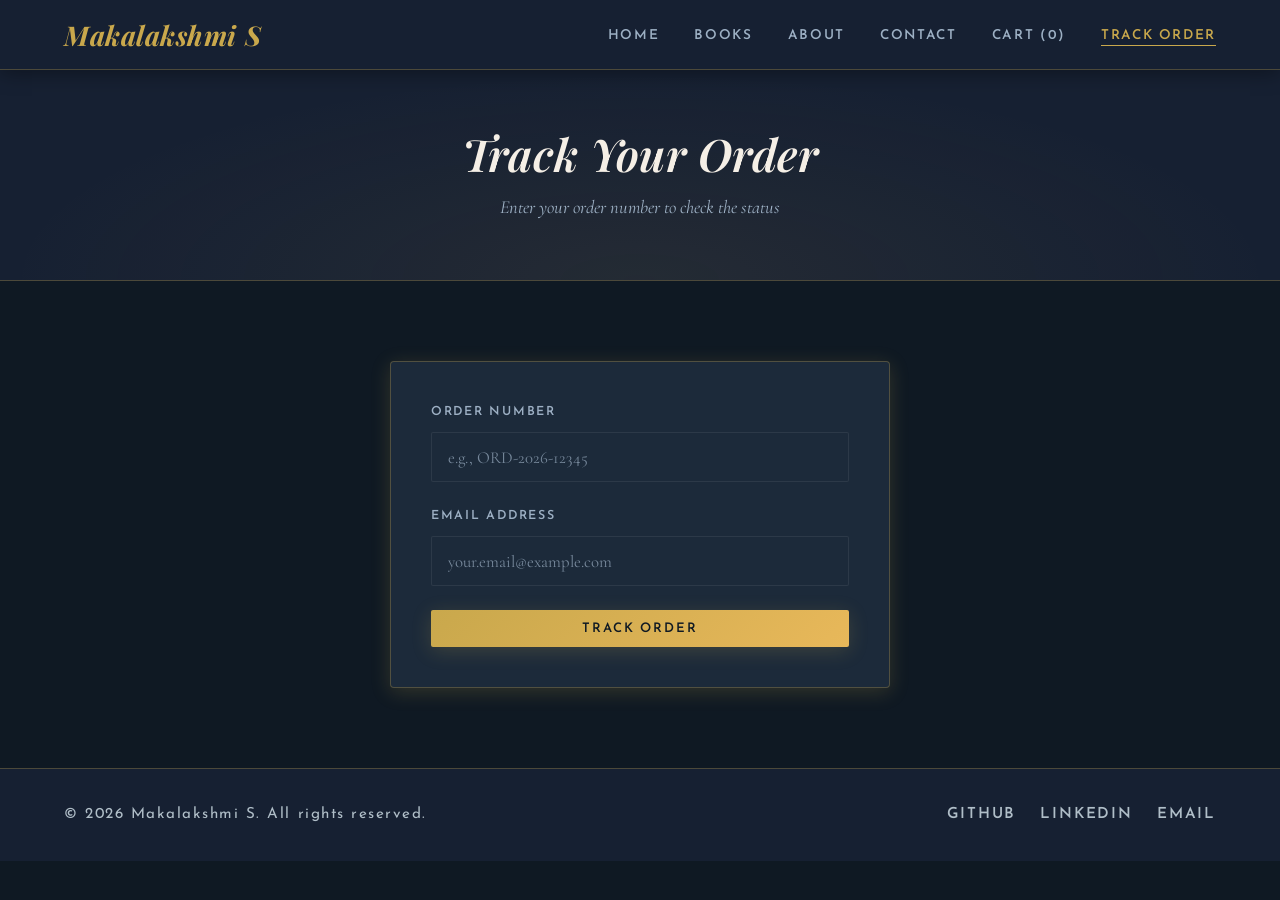
<file: track-order.html>
<!DOCTYPE html>
<html lang="en">
<head>
    <meta charset="UTF-8">
    <meta name="viewport" content="width=device-width, initial-scale=1.0">
    <title>Track Order - Makalakshmi S</title>
    <link rel="stylesheet" href="css/style.css">
</head>
<body>
    <header>
        <nav class="navbar">
            <div class="container">
                <div class="logo">
                    <h1>Makalakshmi S</h1>
                </div>
                <ul class="nav-menu">
                    <li><a href="index.html">Home</a></li>
                    <li><a href="books.html">Books</a></li>
                    <li><a href="about.html">About</a></li>
                    <li><a href="contact.html">Contact</a></li>
                    <li><a href="cart.html">Cart <span id="cart-count">(0)</span></a></li>
                    <li><a href="track-order.html" class="active">Track Order</a></li>
                </ul>
            </div>
        </nav>
    </header>

    <main>
        <section class="page-header">
            <div class="container">
                <h1>Track Your Order</h1>
                <p>Enter your order number to check the status</p>
            </div>
        </section>

        <section class="track-section">
            <div class="container">
                <div class="track-form-container">
                    <form id="track-form" class="track-form">
                        <div class="form-group">
                            <label for="order-number">Order Number</label>
                            <input type="text" id="order-number" name="order-number" placeholder="e.g., ORD-2026-12345" required>
                        </div>
                        <div class="form-group">
                            <label for="email-track">Email Address</label>
                            <input type="email" id="email-track" name="email" placeholder="your.email@example.com" required>
                        </div>
                        <button type="submit" class="btn btn-primary">Track Order</button>
                    </form>
                </div>

                
                <div id="order-status" class="order-status" style="display: none;">
                    <h2>Order Status</h2>
                    <div class="order-info">
                        <div class="info-row">
                            <span class="label">Order Number:</span>
                            <span id="display-order-number" class="value"></span>
                        </div>
                        <div class="info-row">
                            <span class="label">Order Date:</span>
                            <span id="display-order-date" class="value"></span>
                        </div>
                        <div class="info-row">
                            <span class="label">Status:</span>
                            <span id="display-order-status" class="value status-badge"></span>
                        </div>
                        <div class="info-row">
                            <span class="label">Estimated Delivery:</span>
                            <span id="display-delivery-date" class="value"></span>
                        </div>
                    </div>

                    <div class="tracking-timeline">
                        <h3>Order Timeline</h3>
                        <div class="timeline">
                            <div class="timeline-item" id="status-placed">
                                <div class="timeline-marker"></div>
                                <div class="timeline-content">
                                    <h4>Order Placed</h4>
                                    <p id="date-placed">Pending</p>
                                </div>
                            </div>
                            <div class="timeline-item" id="status-processing">
                                <div class="timeline-marker"></div>
                                <div class="timeline-content">
                                    <h4>Processing</h4>
                                    <p id="date-processing">Pending</p>
                                </div>
                            </div>
                            <div class="timeline-item" id="status-shipped">
                                <div class="timeline-marker"></div>
                                <div class="timeline-content">
                                    <h4>Shipped</h4>
                                    <p id="date-shipped">Pending</p>
                                </div>
                            </div>
                            <div class="timeline-item" id="status-delivered">
                                <div class="timeline-marker"></div>
                                <div class="timeline-content">
                                    <h4>Delivered</h4>
                                    <p id="date-delivered">Pending</p>
                                </div>
                            </div>
                        </div>
                    </div>

                    <div class="order-items">
                        <h3>Order Items</h3>
                        <div id="tracked-items-list"></div>
                    </div>

                    <button id="track-another" class="btn btn-secondary">Track Another Order</button>
                </div>

            
                <div id="no-order-found" class="no-order-found" style="display: none;">
                    <p>No order found with the provided information. Please check your order number and email address.</p>
                    <button id="try-again" class="btn btn-secondary">Try Again</button>
                </div>
            </div>
        </section>
    </main>

    <footer>
        <div class="container">
            <p>&copy; 2026 Makalakshmi S. All rights reserved.</p>
            <div class="social-links">
                <a href="https://github.com/25104012-maka" target="_blank">GitHub</a>
                <a href="https://www.linkedin.com/in/makalakshmi-s-50bb81367" target="_blank">LinkedIn</a>
                <a href="mailto:makalakshmi2008@gmail.com">Email</a>
            </div>
        </div>
    </footer>

    <script src="js/script.js"></script>
</body>
</html>
</file>
<file: css/style.css>
/* =====================================================
   GOOGLE FONTS IMPORT
   ===================================================== */
@import url('https://fonts.googleapis.com/css2?family=Playfair+Display:ital,wght@0,400;0,600;0,700;1,400&family=Cormorant+Garamond:ital,wght@0,300;0,400;0,500;0,600;1,300;1,400&family=Josefin+Sans:wght@300;400;600&display=swap');

/* =====================================================
   CSS VARIABLES - UNIFIED COLOR PALETTE
   ===================================================== */
:root {
    --bg-primary:       #0f1923;
    --bg-secondary:     #162032;
    --bg-card:          #1c2a3a;
    --bg-hover:         #243447;

    --accent-gold:      #c9a84c;
    --accent-amber:     #e8b85a;
    --accent-copper:    #a0724a;

    --text-cream:       #f5efe6;
    --text-light:       #d4c9b8;
    --text-muted:       #9db0c4;
    --text-dark:        #0f1923;

    --border-gold:      rgba(201, 168, 76, 0.3);
    --border-subtle:    rgba(255, 255, 255, 0.07);

    --shadow-deep:      0 8px 32px rgba(0, 0, 0, 0.5);
    --shadow-card:      0 4px 20px rgba(0, 0, 0, 0.4);
    --shadow-gold:      0 4px 20px rgba(201, 168, 76, 0.2);

    --gradient-hero:    linear-gradient(135deg, #0f1923 0%, #1a2d42 50%, #0f1923 100%);
    --gradient-gold:    linear-gradient(135deg, #c9a84c 0%, #e8b85a 100%);
    --gradient-card:    linear-gradient(145deg, #1c2a3a, #162032);
}

/* =====================================================
   RESET AND BASE STYLES
   ===================================================== */
* {
    margin: 0;
    padding: 0;
    box-sizing: border-box;
}

body {
    font-family: 'Cormorant Garamond', Georgia, serif;
    font-weight: 400;
    font-size: 1.1rem;
    line-height: 1.75;
    color: var(--text-cream);
    background-color: var(--bg-primary);
}

.container {
    max-width: 1200px;
    margin: 0 auto;
    padding: 0 24px;
}

/* =====================================================
   TYPOGRAPHY SYSTEM
   ===================================================== */
h1, h2, h3, h4 {
    font-family: 'Playfair Display', serif;
    font-weight: 600;
    line-height: 1.25;
    color: var(--text-cream);
    letter-spacing: 0.01em;
}

h1 { font-size: 2.8rem; }
h2 { font-size: 2.2rem; }
h3 { font-size: 1.5rem; }
h4 { font-size: 1.2rem; }

p {
    font-family: 'Cormorant Garamond', serif;
    color: var(--text-light);
    line-height: 1.85;
}

strong {
    color: var(--accent-amber);
    font-weight: 600;
}

/* =====================================================
   HEADER AND NAVIGATION
   ===================================================== */
header {
    background-color: var(--bg-secondary);
    border-bottom: 1px solid var(--border-gold);
    box-shadow: 0 2px 20px rgba(0, 0, 0, 0.4);
    position: sticky;
    top: 0;
    z-index: 1000;
}

.navbar {
    padding: 1.1rem 0;
}

.navbar .container {
    display: flex;
    justify-content: space-between;
    align-items: center;
}

.logo h1 {
    font-family: 'Playfair Display', serif;
    font-size: 1.7rem;
    font-weight: 700;
    font-style: italic;
    color: var(--accent-gold);
    letter-spacing: 0.02em;
}

.nav-menu {
    display: flex;
    list-style: none;
    gap: 2.2rem;
}

.nav-menu a {
    font-family: 'Josefin Sans', sans-serif;
    font-size: 0.85rem;
    font-weight: 600;
    letter-spacing: 0.12em;
    text-transform: uppercase;
    color: var(--text-muted);
    text-decoration: none;
    transition: color 0.3s ease;
    padding-bottom: 3px;
    border-bottom: 1px solid transparent;
}

.nav-menu a:hover,
.nav-menu a.active {
    color: var(--accent-gold);
    border-bottom-color: var(--accent-gold);
}

/* =====================================================
   HERO SECTION (HOME PAGE)
   ===================================================== */
.hero {
    background: var(--gradient-hero);
    background-image:
        radial-gradient(ellipse at 20% 50%, rgba(201, 168, 76, 0.06) 0%, transparent 60%),
        radial-gradient(ellipse at 80% 20%, rgba(26, 45, 66, 0.8) 0%, transparent 60%),
        var(--gradient-hero);
    color: var(--text-cream);
    padding: 7rem 0;
    text-align: center;
    border-bottom: 1px solid var(--border-gold);
}

.hero-content h2 {
    font-family: 'Playfair Display', serif;
    font-size: 3.4rem;
    font-weight: 700;
    font-style: italic;
    margin-bottom: 1rem;
    color: var(--text-cream);
    text-shadow: 0 2px 20px rgba(0,0,0,0.5);
}

.hero-subtitle {
    font-family: 'Cormorant Garamond', serif;
    font-size: 1.3rem;
    font-style: italic;
    margin-bottom: 2rem;
    color: var(--text-muted);
    letter-spacing: 0.03em;
}

.hero-buttons {
    display: flex;
    gap: 1.2rem;
    justify-content: center;
    margin-top: 2rem;
}

/* Author Bio Box on Home Page */
.author-bio-short {
    background: rgba(201, 168, 76, 0.06);
    backdrop-filter: blur(10px);
    padding: 2rem 2.5rem;
    border-radius: 4px;
    margin: 2.5rem auto;
    max-width: 680px;
    text-align: left;
    border: 1px solid var(--border-gold);
    box-shadow: var(--shadow-gold);
}

.author-bio-short h3 {
    font-family: 'Josefin Sans', sans-serif;
    font-size: 0.8rem;
    font-weight: 600;
    letter-spacing: 0.2em;
    text-transform: uppercase;
    text-align: center;
    color: var(--accent-gold);
    margin-bottom: 1.2rem;
}

.author-bio-short p {
    margin-bottom: 0.6rem;
    color: var(--text-light);
    font-size: 1.25rem;
    line-height: 1.8;
}

.author-bio-short strong {
    color: var(--accent-amber);
}

/* =====================================================
   BUTTONS
   ===================================================== */
.btn {
    display: inline-block;
    padding: 0.75rem 2rem;
    text-decoration: none;
    border-radius: 2px;
    transition: all 0.3s ease;
    cursor: pointer;
    border: none;
    font-family: 'Josefin Sans', sans-serif;
    font-size: 0.82rem;
    font-weight: 600;
    letter-spacing: 0.14em;
    text-transform: uppercase;
}

.btn-primary {
    background: var(--gradient-gold);
    color: var(--text-dark);
    box-shadow: var(--shadow-gold);
}

.btn-primary:hover {
    background: linear-gradient(135deg, #e8b85a 0%, #c9a84c 100%);
    transform: translateY(-2px);
    box-shadow: 0 6px 24px rgba(201, 168, 76, 0.35);
}

.btn-secondary {
    background-color: transparent;
    color: var(--accent-gold);
    border: 1px solid var(--accent-gold);
}

.btn-secondary:hover {
    background-color: rgba(201, 168, 76, 0.1);
    color: var(--accent-amber);
    border-color: var(--accent-amber);
}

.btn-small {
    padding: 0.5rem 1.2rem;
    font-size: 0.78rem;
}

.btn-block {
    display: block;
    width: 100%;
    text-align: center;
    margin-top: 1rem;
}

/* =====================================================
   PAGE HEADER
   ===================================================== */
.page-header {
    background: var(--bg-secondary);
    background-image: radial-gradient(ellipse at 50% 100%, rgba(201, 168, 76, 0.08) 0%, transparent 70%);
    color: var(--text-cream);
    padding: 3.5rem 0;
    text-align: center;
    border-bottom: 1px solid var(--border-gold);
}

.page-header h1 {
    font-family: 'Playfair Display', serif;
    font-size: 2.8rem;
    font-style: italic;
    color: var(--text-cream);
    margin-bottom: 0.5rem;
}

.page-header p {
    font-family: 'Cormorant Garamond', serif;
    font-size: 1.15rem;
    font-style: italic;
    color: var(--text-muted);
}

/* =====================================================
   SECTION TITLES
   ===================================================== */
.section-title {
    font-family: 'Playfair Display', serif;
    text-align: center;
    font-size: 2.4rem;
    font-style: italic;
    margin-bottom: 3rem;
    color: var(--text-cream);
    position: relative;
}

.section-title::after {
    content: '';
    display: block;
    width: 60px;
    height: 2px;
    background: var(--gradient-gold);
    margin: 0.8rem auto 0;
}

/* =====================================================
   FEATURED BOOKS SECTION (HOME PAGE)
   ===================================================== */
.featured-books {
    padding: 5rem 0;
    background-color: var(--bg-primary);
}

.books-grid {
    display: grid;
    grid-template-columns: repeat(auto-fit, minmax(300px, 1fr));
    gap: 2rem;
}

.book-card {
    background: var(--gradient-card);
    padding: 1.8rem;
    border-radius: 4px;
    border: 1px solid var(--border-subtle);
    box-shadow: var(--shadow-card);
    text-align: center;
    transition: transform 0.3s ease, box-shadow 0.3s ease, border-color 0.3s ease;
}

.book-card:hover {
    transform: translateY(-6px);
    box-shadow: var(--shadow-deep);
    border-color: var(--border-gold);
}

.book-cover {
    margin-bottom: 1.2rem;
}

.placeholder-cover {
    width: 100%;
    height: 300px;
    background: linear-gradient(160deg, #1c2d40 0%, #243447 100%);
    border: 1px solid var(--border-gold);
    display: flex;
    align-items: center;
    justify-content: center;
    color: var(--accent-gold);
    font-family: 'Josefin Sans', sans-serif;
    font-size: 0.85rem;
    font-weight: 600;
    letter-spacing: 0.12em;
    text-transform: uppercase;
    border-radius: 2px;
}

.book-cover img {
    width: 100%;
    height: 300px;
    object-fit: cover;
    border-radius: 2px;
    box-shadow: 0 6px 20px rgba(0,0,0,0.5);
    transition: transform 0.3s ease;
    border: 1px solid var(--border-subtle);
}

.book-cover img:hover {
    transform: scale(1.03);
}

.book-card h3 {
    font-family: 'Playfair Display', serif;
    font-size: 1.25rem;
    margin-bottom: 0.5rem;
    color: var(--text-cream);
}

.book-category {
    font-family: 'Josefin Sans', sans-serif;
    font-size: 0.75rem;
    font-weight: 600;
    letter-spacing: 0.14em;
    text-transform: uppercase;
    color: var(--accent-copper);
    margin-bottom: 0.5rem;
}

.book-price {
    font-family: 'Josefin Sans', sans-serif;
    font-size: 1.2rem;
    color: var(--accent-gold);
    font-weight: 600;
    margin: 1rem 0;
    letter-spacing: 0.05em;
}

/* =====================================================
   BOOK CATEGORIES (BOOKS PAGE)
   ===================================================== */
.book-category {
    padding: 3.5rem 0;
    border-bottom: 1px solid var(--border-subtle);
}

.category-title {
    font-family: 'Playfair Display', serif;
    font-size: 2rem;
    font-style: italic;
    margin-bottom: 0.4rem;
    color: var(--text-cream);
}

.category-description {
    font-family: 'Josefin Sans', sans-serif;
    font-size: 0.8rem;
    font-weight: 600;
    letter-spacing: 0.14em;
    text-transform: uppercase;
    color: var(--accent-copper);
    margin-bottom: 2rem;
}

.book-card-detailed {
    background: var(--gradient-card);
    padding: 2rem;
    border-radius: 4px;
    border: 1px solid var(--border-subtle);
    box-shadow: var(--shadow-card);
    display: flex;
    gap: 2.5rem;
    margin-bottom: 2rem;
    transition: border-color 0.3s ease;
    align-items: flex-start;
    overflow: visible;
}

.book-card-detailed:hover {
    border-color: var(--border-gold);
}

.book-card-detailed .book-cover {
    flex-shrink: 0;
    width: 160px;
}

.book-card-detailed .book-cover img {
    width: 160px;
    height: 240px;
    object-fit: cover;
    border-radius: 2px;
    box-shadow: 0 6px 20px rgba(0,0,0,0.5);
    border: 1px solid var(--border-subtle);
}

.book-card-detailed .placeholder-cover {
    height: 240px;
    width: 160px;
}

.book-info {
    flex: 1;
    min-width: 0;
}

.book-info h3 {
    font-family: 'Playfair Display', serif;
    font-size: 1.5rem;
    font-style: italic;
    margin-bottom: 1rem;
    color: var(--text-cream);
}

.book-description {
    color: var(--text-light);
    margin-bottom: 1rem;
    line-height: 1.7;
    font-size: 1.05rem;
    overflow: visible;
    display: block;
    max-height: none;
    max-width: 100%;
}

/* =====================================================
   AUTHOR QUOTE
   ===================================================== */
.author-quote {
    background: var(--bg-secondary);
    background-image: radial-gradient(ellipse at 50% 50%, rgba(201, 168, 76, 0.07) 0%, transparent 70%);
    border-top: 1px solid var(--border-gold);
    border-bottom: 1px solid var(--border-gold);
    padding: 5rem 0;
    text-align: center;
}

.author-quote blockquote {
    font-family: 'Playfair Display', serif;
    font-size: 1.55rem;
    font-style: italic;
    font-weight: 400;
    max-width: 780px;
    margin: 0 auto;
    color: var(--text-cream);
    line-height: 1.7;
}

.author-quote cite {
    display: block;
    margin-top: 1.5rem;
    font-family: 'Josefin Sans', sans-serif;
    font-style: normal;
    font-size: 0.8rem;
    font-weight: 600;
    letter-spacing: 0.2em;
    text-transform: uppercase;
    color: var(--accent-gold);
}

/* =====================================================
   ABOUT SECTION
   ===================================================== */
.about-content {
    padding: 5rem 0;
    background-color: var(--bg-primary);
}

.about-grid {
    display: grid;
    grid-template-columns: 1fr 2fr;
    gap: 3rem;
    margin-bottom: 3rem;
}

.author-image .placeholder-image {
    width: 100%;
    height: 400px;
    background: var(--gradient-card);
    border: 1px solid var(--border-gold);
    display: flex;
    align-items: center;
    justify-content: center;
    color: var(--accent-gold);
    font-family: 'Josefin Sans', sans-serif;
    font-size: 0.85rem;
    letter-spacing: 0.1em;
    border-radius: 4px;
}

.author-bio h2 {
    font-family: 'Playfair Display', serif;
    font-size: 2rem;
    font-style: italic;
    margin-bottom: 1.2rem;
    color: var(--text-cream);
    padding-bottom: 0.8rem;
    border-bottom: 1px solid var(--border-gold);
}

.author-bio p {
    margin-bottom: 1.1rem;
    line-height: 1.9;
    color: var(--text-light);
}

.achievements, .writing-philosophy {
    margin-top: 3.5rem;
}

.achievements h2, .writing-philosophy h2 {
    font-family: 'Playfair Display', serif;
    font-size: 2rem;
    font-style: italic;
    margin-bottom: 1.2rem;
    color: var(--text-cream);
    padding-bottom: 0.8rem;
    border-bottom: 1px solid var(--border-gold);
}

.achievement-list {
    list-style: none;
    padding-left: 0;
}

.achievement-list li {
    font-family: 'Cormorant Garamond', serif;
    font-size: 1.1rem;
    padding: 0.8rem 0;
    padding-left: 2.2rem;
    position: relative;
    color: var(--text-light);
    border-bottom: 1px solid var(--border-subtle);
}

.achievement-list li:last-child {
    border-bottom: none;
}

.achievement-list li:before {
    content: "◆";
    position: absolute;
    left: 0;
    color: var(--accent-gold);
    font-size: 0.7rem;
    top: 1.1rem;
}

.writing-philosophy blockquote {
    font-family: 'Playfair Display', serif;
    font-size: 1.2rem;
    font-style: italic;
    color: var(--text-light);
    border-left: 3px solid var(--accent-gold);
    padding: 1.5rem 2rem;
    margin-top: 1rem;
    background: rgba(201, 168, 76, 0.05);
    border-radius: 0 4px 4px 0;
}

/* =====================================================
   CONTACT SECTION
   ===================================================== */
.contact-section {
    padding: 5rem 0;
    background-color: var(--bg-primary);
}

.contact-grid {
    display: grid;
    grid-template-columns: 1fr 1fr;
    gap: 3.5rem;
}

.contact-info h2, .contact-form-container h2 {
    font-family: 'Playfair Display', serif;
    font-size: 2rem;
    font-style: italic;
    margin-bottom: 1.5rem;
    color: var(--text-cream);
    padding-bottom: 0.8rem;
    border-bottom: 1px solid var(--border-gold);
}

.info-item {
    margin-bottom: 2rem;
    padding: 1.2rem 1.5rem;
    background: var(--bg-card);
    border: 1px solid var(--border-subtle);
    border-radius: 4px;
    transition: border-color 0.3s ease;
}

.info-item:hover {
    border-color: var(--border-gold);
}

.info-item h3 {
    font-family: 'Josefin Sans', sans-serif;
    font-size: 0.78rem;
    font-weight: 600;
    letter-spacing: 0.18em;
    text-transform: uppercase;
    color: var(--accent-gold);
    margin-bottom: 0.5rem;
}

.info-item p {
    color: var(--text-light);
    line-height: 1.7;
    font-size: 1.05rem;
}

.author-bio-contact {
    background: rgba(201, 168, 76, 0.05);
    padding: 1.8rem;
    border-radius: 4px;
    margin-bottom: 1.8rem;
    border: 1px solid var(--border-gold);
}

.author-bio-contact p {
    margin-bottom: 1rem;
    line-height: 1.85;
    color: var(--text-light);
}

.author-bio-contact strong {
    color: var(--accent-amber);
}

.contact-link {
    color: var(--accent-gold);
    text-decoration: none;
    font-weight: 500;
    font-size: 1rem;
    transition: color 0.3s ease;
    word-break: break-all;
}

.contact-link:hover {
    color: var(--accent-amber);
    text-decoration: underline;
}

/* =====================================================
   FORMS
   ===================================================== */
.contact-form, .track-form, #order-form {
    display: flex;
    flex-direction: column;
}

.form-group {
    margin-bottom: 1.5rem;
}

.form-group label {
    display: block;
    margin-bottom: 0.5rem;
    font-family: 'Josefin Sans', sans-serif;
    font-size: 0.78rem;
    font-weight: 600;
    letter-spacing: 0.14em;
    text-transform: uppercase;
    color: var(--text-muted);
}

.form-group input,
.form-group textarea {
    width: 100%;
    padding: 0.85rem 1rem;
    background: var(--bg-card);
    border: 1px solid var(--border-subtle);
    border-radius: 2px;
    font-family: 'Cormorant Garamond', serif;
    font-size: 1.05rem;
    color: var(--text-cream);
    transition: border-color 0.3s ease;
}

.form-group input::placeholder,
.form-group textarea::placeholder {
    color: var(--text-muted);
    opacity: 0.7;
}

.form-group input:focus,
.form-group textarea:focus {
    outline: none;
    border-color: var(--accent-gold);
    box-shadow: 0 0 0 2px rgba(201, 168, 76, 0.1);
}

.form-message {
    margin-top: 1rem;
    padding: 1rem 1.5rem;
    border-radius: 4px;
    display: none;
    font-family: 'Josefin Sans', sans-serif;
    font-size: 0.9rem;
    letter-spacing: 0.05em;
}

.form-message.success {
    background-color: rgba(39, 174, 96, 0.15);
    color: #5dca8a;
    border: 1px solid rgba(39, 174, 96, 0.3);
    display: block;
}

.form-message.error {
    background-color: rgba(231, 76, 60, 0.15);
    color: #e88080;
    border: 1px solid rgba(231, 76, 60, 0.3);
    display: block;
}

/* =====================================================
   CART SECTION
   ===================================================== */
.cart-section {
    padding: 5rem 0;
    background-color: var(--bg-primary);
}

.cart-empty {
    text-align: center;
    padding: 5rem 0;
}

.cart-empty p {
    font-family: 'Playfair Display', serif;
    font-size: 1.4rem;
    font-style: italic;
    color: var(--text-muted);
    margin-bottom: 2rem;
}

.cart-content {
    display: grid;
    grid-template-columns: 2fr 1fr;
    gap: 3rem;
}

.cart-items h2, .cart-summary h2 {
    font-family: 'Playfair Display', serif;
    font-size: 1.8rem;
    font-style: italic;
    margin-bottom: 1.5rem;
    color: var(--text-cream);
    padding-bottom: 0.8rem;
    border-bottom: 1px solid var(--border-gold);
}

.cart-item {
    display: flex;
    gap: 1.5rem;
    padding: 1.5rem;
    background: var(--bg-card);
    border: 1px solid var(--border-subtle);
    border-radius: 4px;
    margin-bottom: 1rem;
    transition: border-color 0.3s ease;
}

.cart-item:hover {
    border-color: var(--border-gold);
}

.cart-item-cover {
    width: 100px;
    height: 150px;
    background: linear-gradient(160deg, #1c2d40 0%, #243447 100%);
    border: 1px solid var(--border-gold);
    border-radius: 2px;
    display: flex;
    align-items: center;
    justify-content: center;
    color: var(--accent-gold);
    font-family: 'Josefin Sans', sans-serif;
    font-size: 0.7rem;
    letter-spacing: 0.08em;
    text-align: center;
    padding: 0.5rem;
}

.cart-item-info {
    flex: 1;
}

.cart-item-info h3 {
    font-family: 'Playfair Display', serif;
    font-style: italic;
    margin-bottom: 0.5rem;
    color: var(--text-cream);
}

.cart-item-price {
    font-family: 'Josefin Sans', sans-serif;
    color: var(--accent-gold);
    font-size: 1.15rem;
    font-weight: 600;
    margin: 0.5rem 0;
    letter-spacing: 0.05em;
}

.cart-item-remove {
    background-color: rgba(231, 76, 60, 0.2);
    color: #e88080;
    border: 1px solid rgba(231, 76, 60, 0.3);
    padding: 0.5rem 1rem;
    border-radius: 2px;
    cursor: pointer;
    margin-top: 0.5rem;
    font-family: 'Josefin Sans', sans-serif;
    font-size: 0.78rem;
    font-weight: 600;
    letter-spacing: 0.1em;
    text-transform: uppercase;
    transition: all 0.3s ease;
}

.cart-item-remove:hover {
    background-color: rgba(231, 76, 60, 0.35);
    color: #ff9090;
}

.cart-summary {
    background: var(--bg-card);
    border: 1px solid var(--border-gold);
    padding: 2rem;
    border-radius: 4px;
    height: fit-content;
    position: sticky;
    top: 100px;
    box-shadow: var(--shadow-gold);
}

.summary-row {
    display: flex;
    justify-content: space-between;
    margin-bottom: 1rem;
    padding-bottom: 1rem;
    border-bottom: 1px solid var(--border-subtle);
    font-family: 'Josefin Sans', sans-serif;
    font-size: 0.88rem;
    letter-spacing: 0.06em;
    color: var(--text-muted);
}

.summary-row span:last-child {
    color: var(--text-cream);
}

.summary-row.total {
    border-bottom: none;
    font-size: 1rem;
    margin-top: 1rem;
    color: var(--text-cream);
}

.summary-row.total span:last-child {
    color: var(--accent-gold);
}

/* =====================================================
   CHECKOUT FORM
   ===================================================== */
.checkout-form {
    max-width: 800px;
    margin: 0 auto;
}

.form-section {
    margin-bottom: 2rem;
    padding: 2rem;
    background: var(--bg-card);
    border: 1px solid var(--border-subtle);
    border-radius: 4px;
}

.form-section h3 {
    font-family: 'Josefin Sans', sans-serif;
    font-size: 0.8rem;
    font-weight: 600;
    letter-spacing: 0.2em;
    text-transform: uppercase;
    color: var(--accent-gold);
    margin-bottom: 1.5rem;
    padding-bottom: 0.8rem;
    border-bottom: 1px solid var(--border-gold);
}

.form-row {
    display: grid;
    grid-template-columns: 1fr 1fr;
    gap: 1rem;
}

.checkout-summary {
    text-align: center;
    padding: 1.5rem;
    background: rgba(201, 168, 76, 0.08);
    border: 1px solid var(--border-gold);
    border-radius: 4px;
    margin-bottom: 1.5rem;
}

.checkout-summary h3 {
    font-family: 'Playfair Display', serif;
    font-size: 1.5rem;
    font-style: italic;
    color: var(--text-cream);
}

.checkout-summary h3 span {
    color: var(--accent-gold);
}

/* =====================================================
   TRACK ORDER SECTION
   ===================================================== */
.track-section {
    padding: 5rem 0;
    background-color: var(--bg-primary);
}

.track-form-container {
    max-width: 500px;
    margin: 0 auto;
    padding: 2.5rem;
    background: var(--bg-card);
    border: 1px solid var(--border-gold);
    border-radius: 4px;
    box-shadow: var(--shadow-gold);
}

.order-status {
    max-width: 900px;
    margin: 3rem auto 0;
}

.order-info {
    background: var(--bg-card);
    border: 1px solid var(--border-subtle);
    padding: 2rem;
    border-radius: 4px;
    margin-bottom: 2rem;
}

.info-row {
    display: flex;
    justify-content: space-between;
    padding: 0.85rem 0;
    border-bottom: 1px solid var(--border-subtle);
    font-family: 'Josefin Sans', sans-serif;
    font-size: 0.88rem;
}

.info-row:last-child {
    border-bottom: none;
}

.info-row .label {
    font-weight: 600;
    letter-spacing: 0.08em;
    text-transform: uppercase;
    color: var(--text-muted);
}

.info-row .value {
    color: var(--text-cream);
}

.status-badge {
    padding: 0.3rem 1rem;
    border-radius: 20px;
    background: rgba(201, 168, 76, 0.15);
    border: 1px solid var(--border-gold);
    color: var(--accent-gold);
    font-family: 'Josefin Sans', sans-serif;
    font-size: 0.78rem;
    font-weight: 600;
    letter-spacing: 0.12em;
    text-transform: uppercase;
}

/* =====================================================
   TRACKING TIMELINE
   ===================================================== */
.tracking-timeline {
    margin: 3rem 0;
}

.tracking-timeline h3 {
    font-family: 'Playfair Display', serif;
    font-size: 1.5rem;
    font-style: italic;
    margin-bottom: 2rem;
    color: var(--text-cream);
}

.timeline {
    position: relative;
    padding-left: 3rem;
}

.timeline:before {
    content: '';
    position: absolute;
    left: 15px;
    top: 0;
    bottom: 0;
    width: 1px;
    background: var(--border-subtle);
}

.timeline-item {
    position: relative;
    margin-bottom: 2rem;
}

.timeline-marker {
    position: absolute;
    left: -2.35rem;
    width: 28px;
    height: 28px;
    border-radius: 50%;
    background-color: var(--bg-card);
    border: 2px solid var(--border-subtle);
}

.timeline-item.completed .timeline-marker {
    background-color: rgba(39, 174, 96, 0.2);
    border-color: #5dca8a;
}

.timeline-item.active .timeline-marker {
    background-color: rgba(201, 168, 76, 0.2);
    border-color: var(--accent-gold);
    box-shadow: 0 0 10px rgba(201, 168, 76, 0.3);
}

.timeline-content h4 {
    font-family: 'Josefin Sans', sans-serif;
    font-size: 0.88rem;
    font-weight: 600;
    letter-spacing: 0.1em;
    text-transform: uppercase;
    color: var(--text-cream);
    margin-bottom: 0.3rem;
}

.timeline-content p {
    color: var(--text-muted);
    font-size: 0.95rem;
}

.order-items {
    margin-top: 3rem;
}

.order-items h3 {
    font-family: 'Playfair Display', serif;
    font-size: 1.5rem;
    font-style: italic;
    margin-bottom: 1.5rem;
    color: var(--text-cream);
}

.tracked-item {
    display: flex;
    gap: 1rem;
    padding: 1rem 1.2rem;
    background: var(--bg-card);
    border: 1px solid var(--border-subtle);
    border-radius: 4px;
    margin-bottom: 1rem;
}

.tracked-item-name {
    flex: 1;
    font-family: 'Cormorant Garamond', serif;
    color: var(--text-cream);
    font-size: 1.1rem;
}

.tracked-item-price {
    font-family: 'Josefin Sans', sans-serif;
    color: var(--accent-gold);
    font-weight: 600;
    font-size: 0.95rem;
    letter-spacing: 0.05em;
}

.no-order-found {
    text-align: center;
    padding: 3rem;
}

.no-order-found p {
    font-family: 'Playfair Display', serif;
    font-size: 1.2rem;
    font-style: italic;
    color: #e88080;
    margin-bottom: 2rem;
}

/* =====================================================
   FOOTER
   ===================================================== */
footer {
    background-color: var(--bg-secondary);
    border-top: 1px solid var(--border-gold);
    padding: 2rem 0;
    text-align: center;
}

footer .container {
    display: flex;
    justify-content: space-between;
    align-items: center;
}

footer p {
    font-family: 'Josefin Sans', sans-serif;
    font-size: 0.95rem;
    font-weight: 400;
    letter-spacing: 0.1em;
    color: #b0bec8;
}

.social-links {
    display: flex;
    gap: 1.5rem;
}

.social-links a {
    font-family: 'Josefin Sans', sans-serif;
    font-size: 0.95rem;
    font-weight: 600;
    letter-spacing: 0.12em;
    text-transform: uppercase;
    color: #b0bec8;
    text-decoration: none;
    transition: color 0.3s ease;
}

.social-links a:hover {
    color: var(--accent-gold);
}

/* =====================================================
   RESPONSIVE DESIGN
   ===================================================== */
@media (max-width: 768px) {
    h1 { font-size: 2rem; }
    h2 { font-size: 1.7rem; }

    .nav-menu {
        flex-direction: column;
        gap: 0.5rem;
    }

    .hero-content h2 {
        font-size: 2.2rem;
    }

    .books-grid {
        grid-template-columns: 1fr;
    }

    .book-card-detailed {
        flex-direction: column;
    }

    .about-grid,
    .contact-grid,
    .cart-content {
        grid-template-columns: 1fr;
    }

    footer .container {
        flex-direction: column;
        gap: 1rem;
    }

    .form-row {
        grid-template-columns: 1fr;
    }

    .hero {
        padding: 4rem 0;
    }
}
</file>
